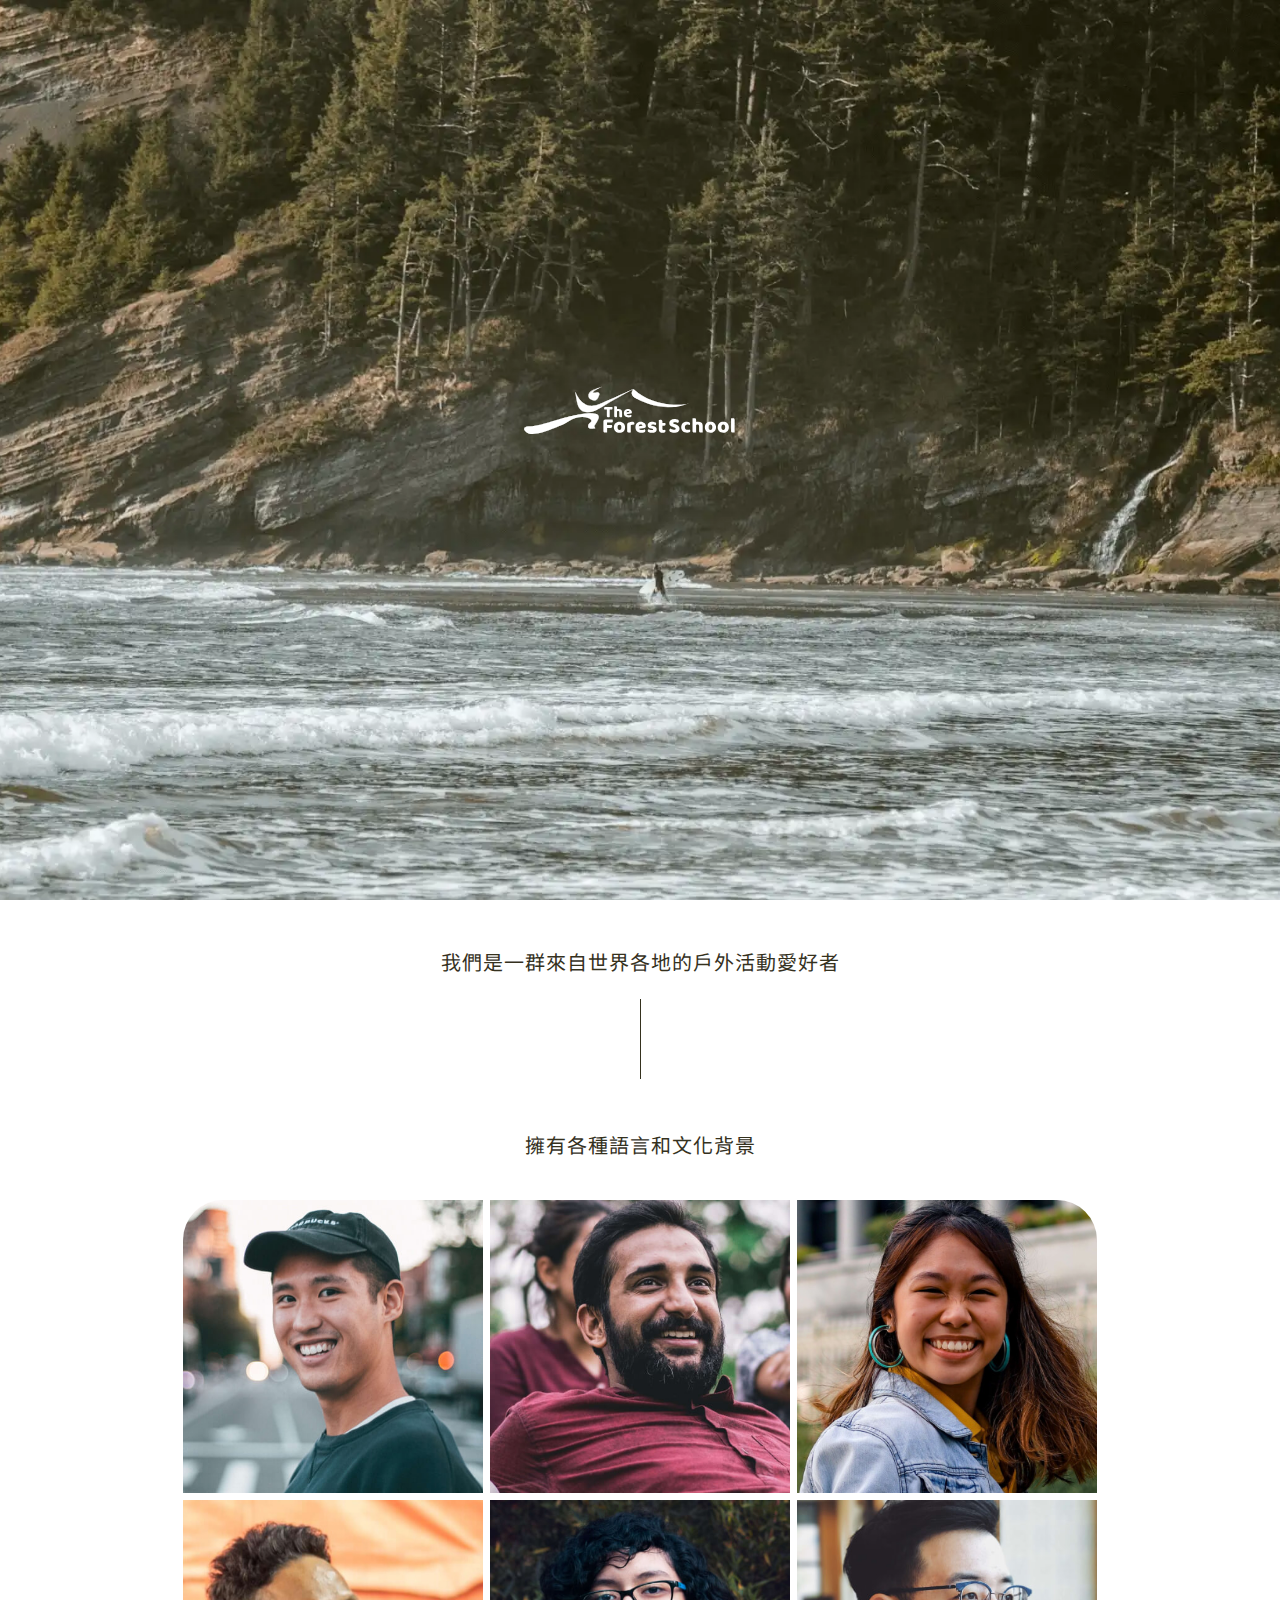
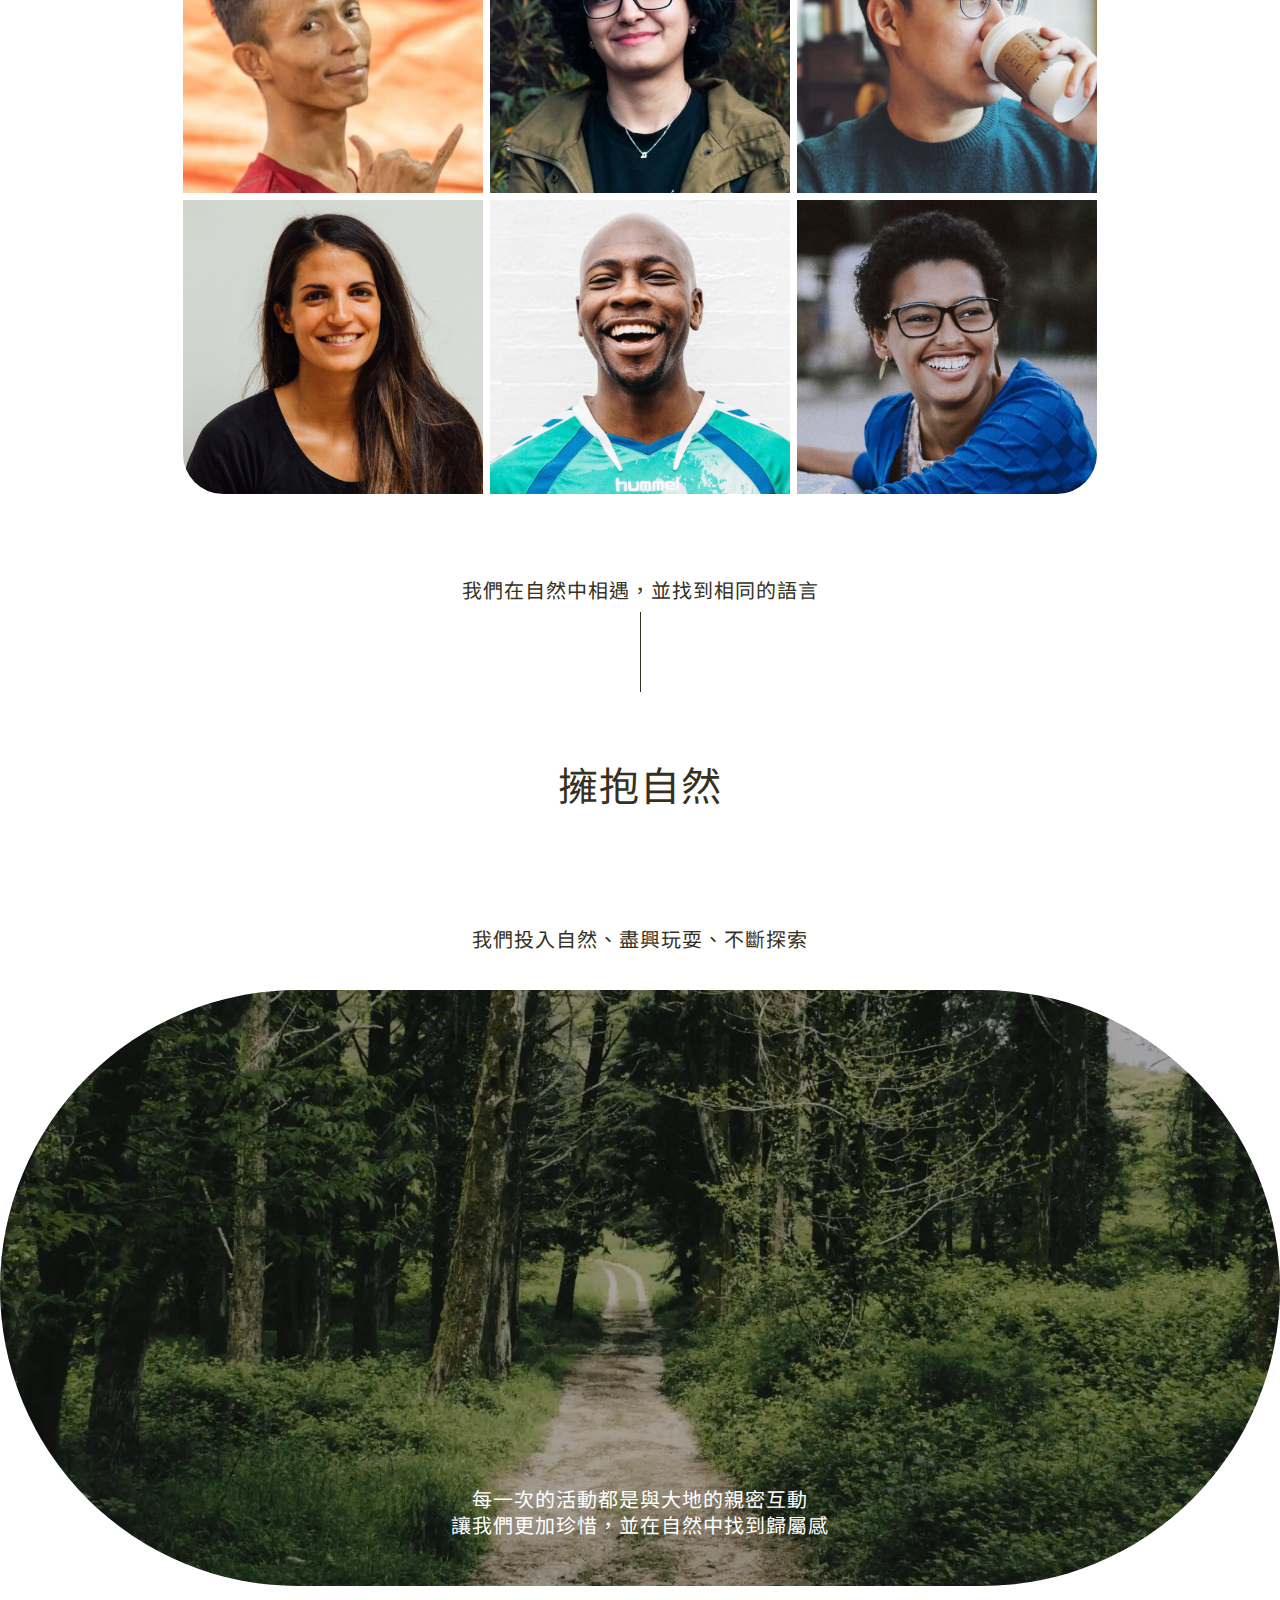
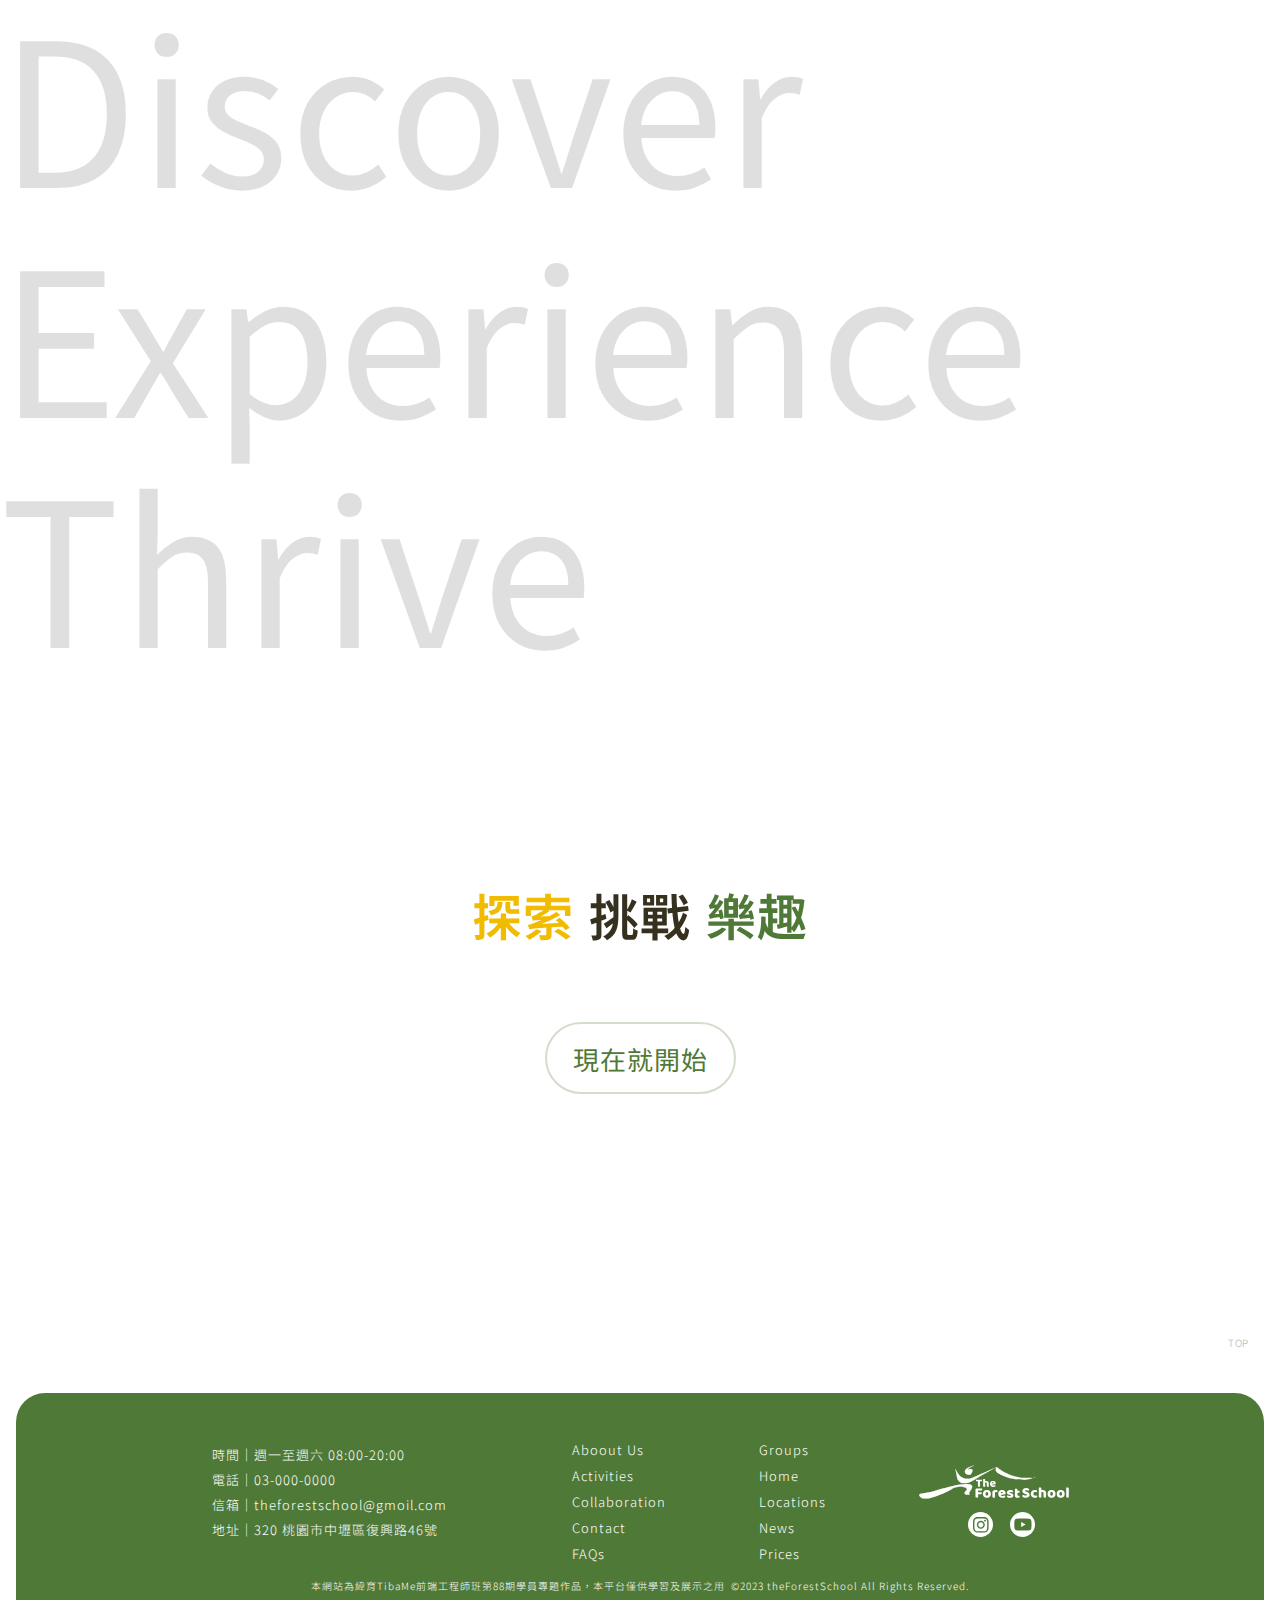
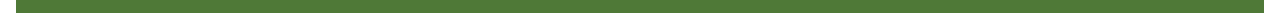
<file: about_page.html>
<!DOCTYPE html>
<html lang="en">
<head>
    <meta charset="UTF-8">
    <meta name="viewport" content="width=device-width, initial-scale=1.0">
    <title>the Forest School｜About</title>
    <link rel="stylesheet" href="./css/normalize.css">
    <link rel="stylesheet" href="./css/grid.css">
    <link rel="stylesheet" href="./css/footer_v02.css">
    <link rel="stylesheet" href="./css/system.css">
    <!-- <link rel="stylesheet" href="./css/main_nav.css"> -->
    <link rel="stylesheet" href="./css/about_page.css">
    <link rel="stylesheet" href="https://cdnjs.cloudflare.com/ajax/libs/font-awesome/6.4.2/css/all.min.css" integrity="sha512-z3gLpd7yknf1YoNbCzqRKc4qyor8gaKU1qmn+CShxbuBusANI9QpRohGBreCFkKxLhei6S9CQXFEbbKuqLg0DA==" crossorigin="anonymous" referrerpolicy="no-referrer" />
    <link rel="stylesheet" href="https://fonts.googleapis.com/css?family=Noto+Sans+TC&display=swap">   
    <link rel="icon" href="./img/web_icon.ico" type="image/x-icon">
</head>
<body>
    <section class="about">
        <div class="about_content">
            <div class="about_banner">
                <div class="banner_img">
                    <img src="./img/about_page/nature.webp">
                </div>
                <div class="banner_title">
                    <span>我們是一群來自世界各地的戶外活動愛好者</span>
                </div>
                <div class="logo">
                    <a href="./index.html" title="點我回首頁"><img src="./img/logo/theforestschool_logo.svg" alt="the-forest-school-logo"></a>
                </div>
            </div>
            <div class="staff_content">
                <div class="staff_photo">
                    <div class="container">
                        <div class="row">
                            <div class="card">
                                <div class="col-12 col-md-4">
                                    <img src="./img/about_page/mason-wilkes-profile.jpg">
                                </div>
                                <div class="col-12 col-md-4">
                                    <img src="./img/about_page/ashwini-chaudhary-monty-profile.jpg">
                                </div>
                                <div class="col-12 col-md-4">
                                    <img src="./img/about_page/joshua-tsu-profile.jpg">
                                </div>
                                <div class="col-12 col-md-4">
                                    <img src="./img/about_page/yusron-el-jihan-profile.jpg">
                                </div>
                                <div class="col-12 col-md-4">
                                    <img src="./img/about_page/alex-mccarthy-profile.jpg">
                                </div>
                                <div class="col-12 col-md-4">
                                    <img src="./img/about_page/sung-wang-profile.jpg">
                                </div>
                                <div class="col-12 col-md-4">
                                    <img src="./img/about_page/stephanie-liverani-profile.jpg">
                                </div>
                                <div class="col-12 col-md-4">
                                    <img src="./img/about_page/charles-etoroma-profile.jpg">
                                </div>
                                <div class="col-12 col-md-4">
                                    <img src="./img/about_page/caique-nascimento-profile.jpg">
                                </div>
                            </div>
                        </div>
                    </div>
                </div>
                <div class="staff_value">
                    <span>擁有各種語言和文化背景</span>
                </div>
                <div class="staff_value2">
                    <span>我們在自然中相遇，並找到相同的語言</span>
                </div>
                <div class="staff_value3">
                    <span>擁抱自然</span>
                </div>
                <div class="staff_value4">
                    <span>我們投入自然、盡興玩耍、不斷探索</span>
                </div>
                <div class="sup-blk1"></div>
                <div class="sup-blk2"></div>
            </div>
            <div class="about_banner2">
                <div class="banner_img">
                    <img src="./img/about_page/road.webp" class="desk">
                    <img src="./img/about_page/road_phone.webp" class="phone">
                </div>
                <div class="banner_title">
                    <span>每一次的活動都是與大地的親密互動<br>讓我們更加珍惜，並在自然中找到歸屬感</span>
                </div>
            </div>
            <div class="brand_value_content">
                <div class="brand_value">
                    <span>Discover</span>
                    <span>Experience</span>
                    <span>Thrive</span>
                </div>
                <div class="brand_value">
                    <span>探索</span>
                    <span>挑戰</span>
                    <span>樂趣</span>
                </div>
            </div>
            <div class="book">
                <a href="./index.html"><span>現在就開始</span></a>
            </div>
        </div>
    </section>
    <footer>
        <div class="footer_container">
            <div class="footer_information">
                <div class="footer_office-information">
                    <span>時間｜週一至週六 08:00-20:00</span>
                    <span>電話｜03-000-0000</span>
                    <span>信箱｜theforestschool@gmoil.com</span>
                    <span>地址｜320 桃園市中壢區復興路46號</span>
                </div>
                <div class="footer_dictionary">
                    <ul>
                        <li><a href="./about_page.html">Aboout Us</a></li>
                        <li><a href="./activities_page.html">Activities</a></li>
                        <li><a href="#">Collaboration</a></li>
                        <li><a href="#">Contact</a></li>
                        <li><a href="./faqs_page.html">FAQs</a></li>
                        <li><a href="./groups_page.html">Groups</a></li>
                        <li><a href="./index.html">Home</a></li>
                        <li><a href="./locations_page.html">Locations</a></li>
                        <li><a href="#">News</a></li>
                        <li><a href="./index.html#price">Prices</a></li>
                    </ul>
                </div>
                <div class="footer_logo-area">
                    <div class="brand-logo">
                        <img src="./img/logo/theforestschool_logo.svg" alt="the-forest-school-logo">
                            <a href=""></a>
                    </div>
                    <div class="socail-media">
                        <div class="facebook-icon">
                            <i class="fa-brands fa-facebook">
                                <a href=""></a>
                            </i>
                        </div>
                        <div class="instagram-icon">
                            <img src="./img/logo/instagram-icon.svg">
                            <a href=""></a>
                        </div>
                        <div class="youtube-icon">
                            <img src="./img/logo/youtube-icon.svg">
                            <a href="https://www.youtube.com/"></a>
                        </div>
                    </div>
                </div>
                <div class="copyright">
                    <span>
                        本網站為緯育TibaMe前端工程師班第88期學員專題作品，本平台僅供學習及展示之用
                    </span>
                    <span>
                        &nbsp;©2023 theForestSchool All Rights Reserved.
                    </span>
                </div>
            </div>
        </div>
        <div class="top-btn">
            <i class="fa-solid fa-circle-arrow-right"></i>
            <span>TOP</span>
            <a href="#top"></a>
        </div>
    </footer>
</body>
</html>
</file>
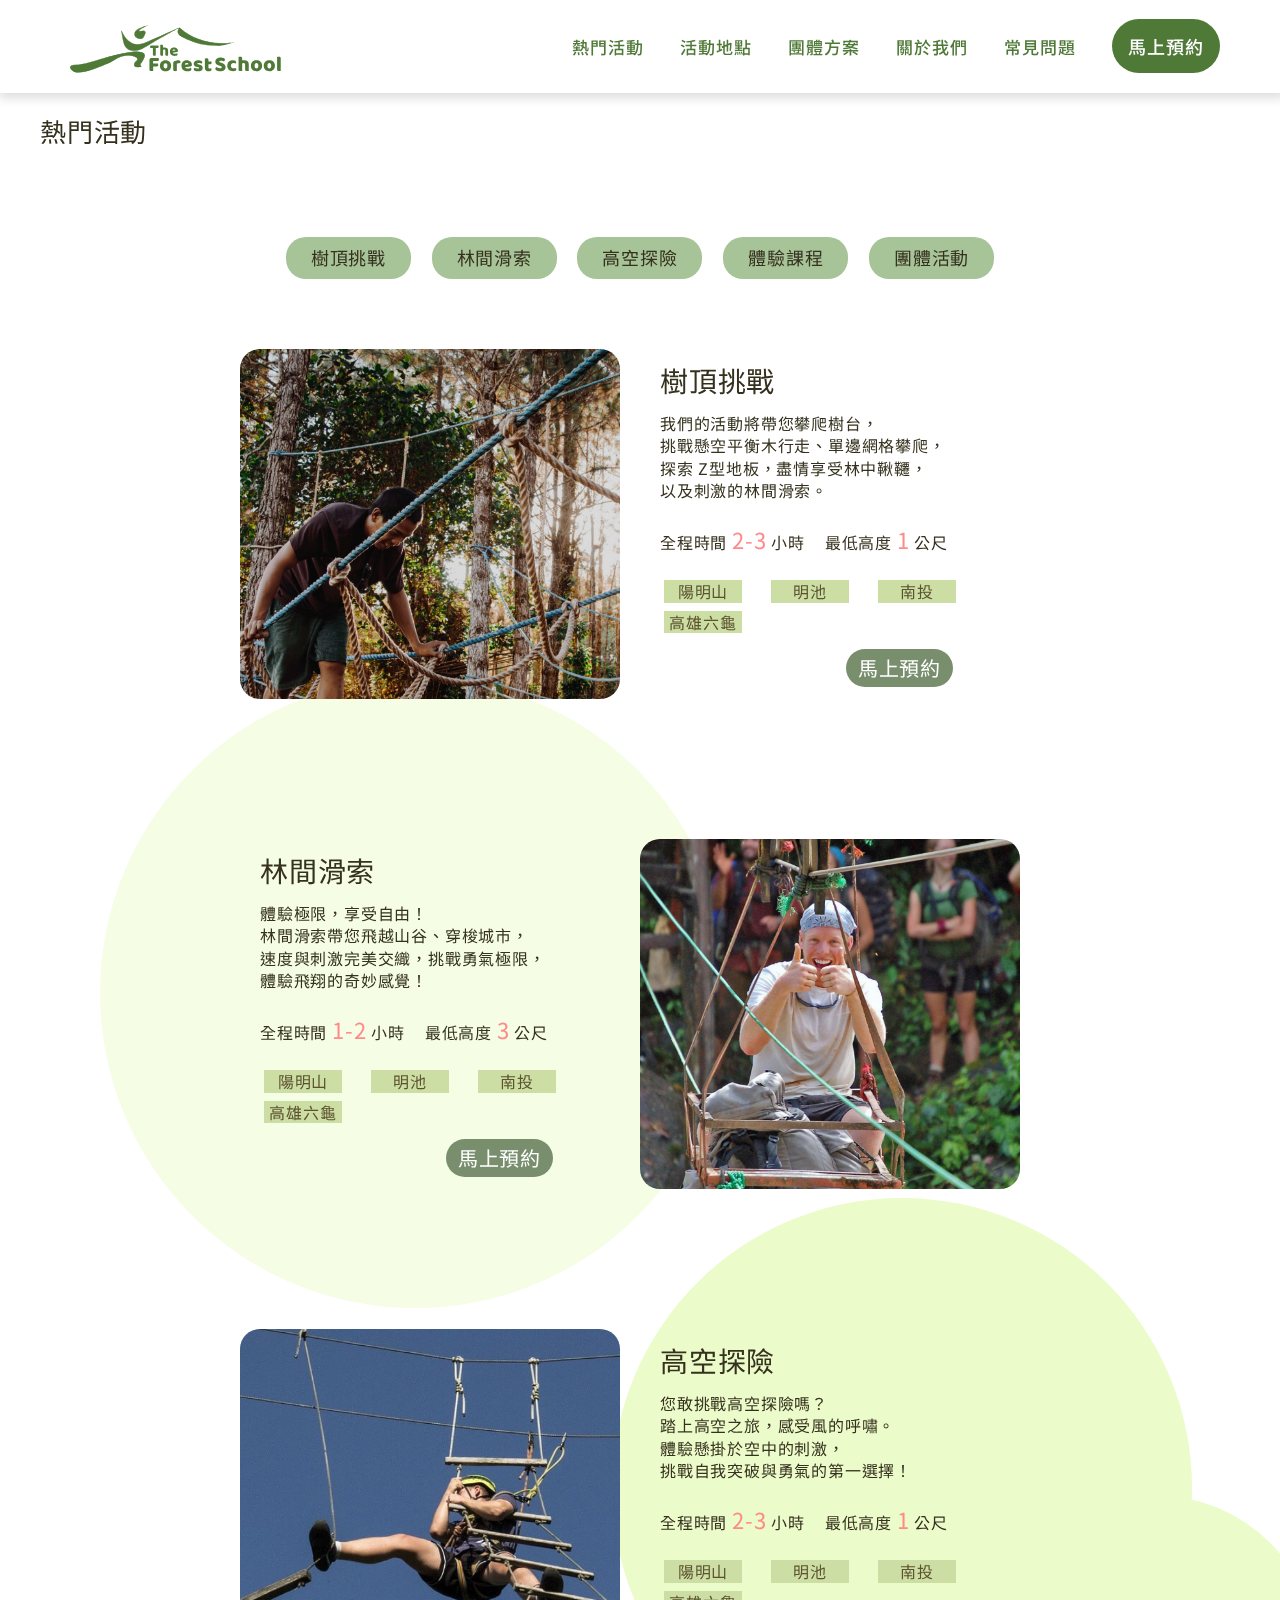
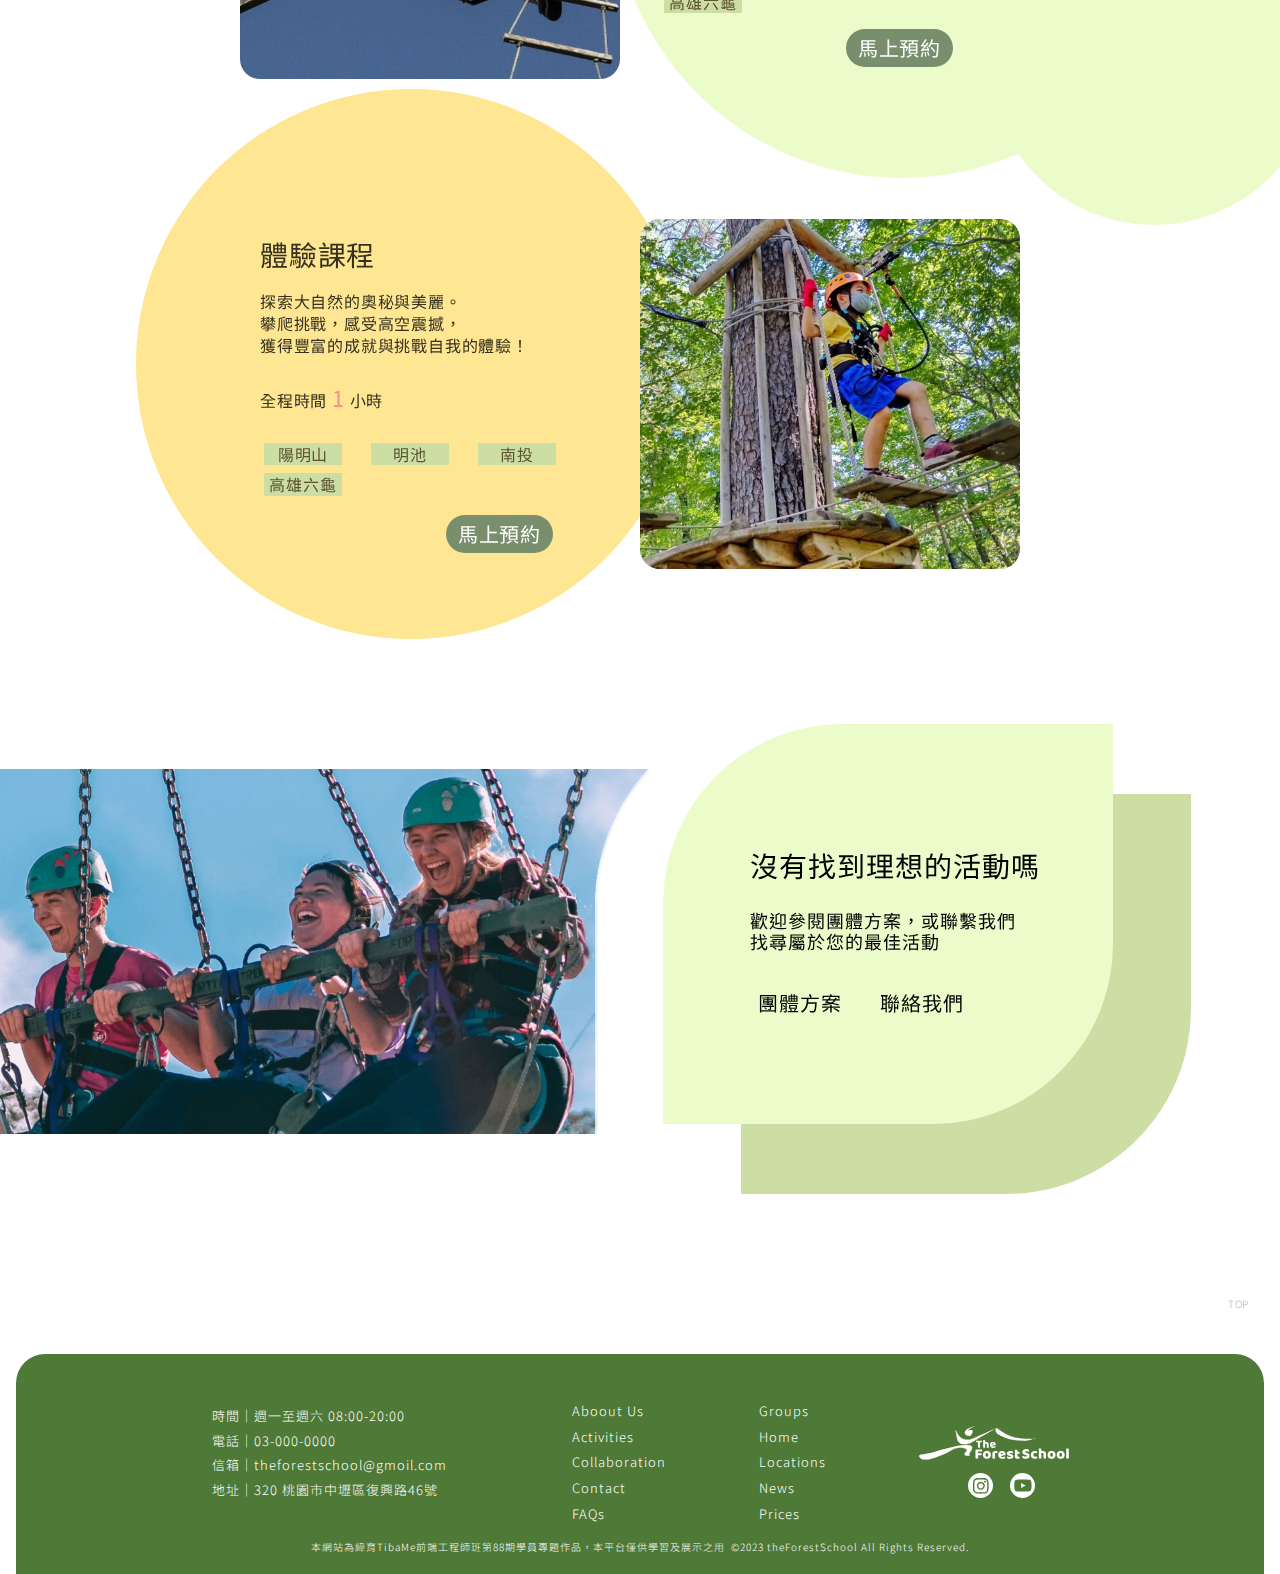
<file: activities_page.html>
<!DOCTYPE html>
<html lang="en">
<head>
    <meta charset="UTF-8">
    <meta name="viewport" content="width=device-width, initial-scale=1.0">
    <title>the Forest School｜Activities</title>
    <link rel="stylesheet" href="./css/normalize.css">
    <link rel="stylesheet" href="./css/grid.css">
    <link rel="stylesheet" href="./css/system.css">
    <link rel="stylesheet" href="./css/main_menu.css">
    <link rel="stylesheet" href="./css/footer_v02.css">
    <link rel="stylesheet" href="./css/activities_page.css">
    <link rel="stylesheet" href="https://cdnjs.cloudflare.com/ajax/libs/font-awesome/6.4.2/css/all.min.css" integrity="sha512-z3gLpd7yknf1YoNbCzqRKc4qyor8gaKU1qmn+CShxbuBusANI9QpRohGBreCFkKxLhei6S9CQXFEbbKuqLg0DA==" crossorigin="anonymous" referrerpolicy="no-referrer" />
    <link rel="stylesheet" href="https://fonts.googleapis.com/css?family=Noto+Sans+TC&display=swap"> 
    <link rel="icon" href="./img/web_icon.ico" type="image/x-icon">
</head>
<body>
    <header>
        <div class="header_inner">
            <div class="header_logo">
                <a href="./index.html">
                <img src="./img/logo/theforestschool_logo_g.svg" alt="the-forest-school-logo">
                </a>
            </div>
            <div class="header_main_nav">
                <div class="header_nav">
                    <div class="ham" onclick="showMenu()">
                        <span class="bar"></span>
                        <span class="bar"></span>
                        <span class="bar"></span>
                    </div>
                    <ul class="menu-items">
                        <li><a href="./activities_page.html"><span class="zh-tw">熱門活動</span></a></li>
                        <li><a href="./locations_page.html"><span class="zh-tw">活動地點</span></a></li>
                        <li><a href="./groups_page.html"><span class="zh-tw">團體方案</span></a></li>
                        <li><a href="./about_page.html"><span class="zh-tw">關於我們</span></a></li>
                        <li><a href="./faqs_page.html"><span class="zh-tw">常見問題</span></a></li>
                    </ul>
                </div>
                <div class="book-btn">
                    <a href="./book_page.html"><span class="zh-tw">馬上預約</span></a>
                </div>
            </div>
        </div>
    </header>


    <section class="activities">
        <div class="activities-content">
            <div class="activities_title">
                <span>熱門活動</span>
            </div>
            <div class="activities_menu">
                <a href="#treetop">樹頂挑戰</a>
                <a href="#high-rope">林間滑索</a>
                <a href="#high-adv">高空探險</a>
                <a href="#ec">體驗課程</a>
                <a href="#more">團體活動</a>
            </div>
            <div class="activities_box" id="treetop">
                <div class="container">
                    <div class="row">
                        <div class="card">
                            <div class="col-12 col-md-6">
                                <div class="actv_img">
                                    <img src="./img/actv_page/stephanie-ecate-tree-ropes.jpg">
                                </div>
                            </div>
                            <div class="col-12 col-md-6">
                                <div class="actv_information">
                                    <div class="actv_title">
                                        <span>樹頂挑戰</span>
                                    </div>
                                    <div class="actv_text">
                                        <span>
                                            我們的活動將帶您攀爬樹台，<br>挑戰懸空平衡木行走、單邊網格攀爬，<br>探索 Z型地板，盡情享受林中鞦韆，<br>以及刺激的林間滑索。
                                        </span>
                                    </div>
                                    <div class="actv_detail">
                                        <div class="actv_time">
                                            <span>全程時間</span>
                                            <span>2-3</span>
                                            <span>小時</span>
                                        </div>
                                        <div class="actv_height">
                                            <span>最低高度</span>
                                            <span>1</span>
                                            <span>公尺</span>
                                        </div>
                                    </div>
                                    <div class="tag">
                                        <span class="actv_tag">陽明山</span>
                                        <span class="actv_tag">明池</span>
                                        <span class="actv_tag">南投</span>
                                        <span class="actv_tag">高雄六龜</span>
                                    </div>
                                    <div class="book-btn">
                                        <a href="./book_page.html">馬上預約</a>
                                    </div>
                                </div>
                            </div>
                        </div>
                    </div>
                </div>
                
            </div>
            <div class="activities_box" id="high-rope">
                <div class="roping">                 
                    <svg width="1200" height="400" xmlns="http://www.w3.org/2000/svg">
                        <path id="motionPath" d="M1,400 Q650,250 1200,0" fill="none" stroke="#AE9F65" stroke-width="3px"/>
                    </svg>
                    <i class="fa-solid fa-person-falling roping-guy"></i>
                    
                </div>
                <div class="container">
                    <div class="row">
                        <div class="card">
                            <div class="col-12 col-md-6">
                                <div class="actv_img">
                                    <img src="./img/actv_page/outward-bound-costa-rica-ropes.jpg">
                                </div>
                            </div>
                            <div class="col-12 col-md-6">
                                <div class="actv_information">
                                    <div class="actv_title">
                                        <span>林間滑索</span>
                                    </div>
                                    <div class="actv_text">
                                        <span>體驗極限，享受自由！<br>林間滑索帶您飛越山谷、穿梭城市，<br>速度與刺激完美交織，挑戰勇氣極限，<br>體驗飛翔的奇妙感覺！
                                        </span>
                                    </div>
                                    <div class="actv_detail">
                                        <div class="actv_time">
                                            <span>全程時間</span>
                                            <span>1-2</span>
                                            <span>小時</span>
                                        </div>
                                        <div class="actv_height">
                                            <span>最低高度</span>
                                            <span>3</span>
                                            <span>公尺</span>
                                        </div>
                                    </div>
                                    <div class="tag">
                                        <span class="actv_tag">陽明山</span>
                                        <span class="actv_tag">明池</span>
                                        <span class="actv_tag">南投</span>
                                        <span class="actv_tag">高雄六龜</span>
                                        <!-- <span class="actv_tag">南投</span> -->
                                    </div>
                                    <div class="book-btn">
                                        <a href="./book_page.html">馬上預約</a>
                                    </div>
                                </div>   
                            </div>
                            
                        </div>
                    </div>
                </div>
                <div class="actv_bgc">
                    <div class="bgc_blk">
                        <span></span>
                    </div>
                </div>
            </div>
            <div class="activities_box" id="high-adv">
                <div class="container">
                    <div class="row">
                        <div class="card">
                            <div class="col-12 col-md-6">
                                <div class="actv_img">
                                    <img src="./img/actv_page/dimitrisvetsikas1969-adventure1.jpg">
                                </div>
                            </div>
                            <div class="col-12 col-md-6">
                                <div class="actv_information">
                                    <div class="actv_title">
                                        <span>高空探險</span>
                                    </div>
                                    <div class="actv_text">
                                        <span>您敢挑戰高空探險嗎？<br>踏上高空之旅，感受風的呼嘯。<br>體驗懸掛於空中的刺激，<br>挑戰自我突破與勇氣的第一選擇！
                                        </span>
                                    </div>
                                    <div class="actv_detail">
                                        <div class="actv_time">
                                            <span>全程時間</span>
                                            <span>2-3</span>
                                            <span>小時</span>
                                        </div>
                                        <div class="actv_height">
                                            <span>最低高度</span>
                                            <span>1</span>
                                            <span>公尺</span>
                                        </div>
                                    </div>
                                    <div class="tag">
                                        <span class="actv_tag">陽明山</span>
                                        <span class="actv_tag">明池</span>
                                        <span class="actv_tag">南投</span>
                                        <span class="actv_tag">高雄六龜</span>
                                        <!-- <span class="actv_tag">南投</span> -->
                                    </div>
                                    <div class="book-btn">
                                        <a href="./book_page.html">馬上預約</a>
                                    </div>
                                </div>
                            </div>
                            
                        </div>
                    </div>
                </div>
                <div class="actv_bgc2">
                    <div class="bgc_blk">
                        <span></span>
                    </div>
                </div>
            </div>
            <div class="activities_box" id="ec">
                <div class="container">
                    <div class="row">
                        <div class="card">
                            <div class="col-12 col-md-6">
                                <div class="actv_img">
                                    <img src="./img/actv_page/kid_forest_course.jpg">
                                </div>
                            </div>
                            <div class="col-12 col-md-6">
                                <div class="actv_information">
                                    <div class="actv_title">
                                        <span>體驗課程</span>
                                    </div>
                                    <div class="actv_text">
                                        <span>探索大自然的奧秘與美麗。<br>攀爬挑戰，感受高空震撼，<br>獲得豐富的成就與挑戰自我的體驗！
                                        </span>
                                    </div>
                                    <div class="actv_detail">
                                        <div class="actv_time">
                                            <span>全程時間</span>
                                            <span>1</span>
                                            <span>小時</span>
                                        </div>
                                        <div class="actv_height">
                                            <span></span>
                                            <span></span>
                                            <span></span>
                                        </div>
                                    </div>
                                    <div class="tag">
                                        <span class="actv_tag">陽明山</span>
                                        <span class="actv_tag">明池</span>
                                        <span class="actv_tag">南投</span>
                                        <span class="actv_tag">高雄六龜</span>
                                        <!-- <span class="actv_tag">南投</span> -->
                                    </div>
                                    <div class="book-btn">
                                        <a href="./book_page.html">馬上預約</a>
                                    </div>
                                </div>
                            </div>
                            
                        </div>
                    </div>
                </div>
                <div class="actv_bgc3">
                    <div class="bgc_blk">
                        <span></span>
                    </div>
                </div>
            </div>
        </div>
        <div class="more_box" id="more">
            <div class="more_img">
                <img src="./img/actv_page/happy_high_rope.webp" class="desk">
                <img src="./img/actv_page/actv_ropes_banner.webp" class="phone">
            </div>
            <div class="more_information">
                <div class="more_title">
                    <span>沒有找到理想的活動嗎</span>
                </div>
                <div class="more_text">
                    <span>歡迎參閱團體方案，或聯繫我們<br>找尋屬於您的最佳活動</span>
                </div>
                <div class="more_detail" >
                    <div class="more_category">
                        <span>團體方案</span>
                        <div class="more_icon">
                            <i class="fa-solid fa-circle-arrow-right"></i>
                        </div>
                        <a href="./groups_page.html"></a>
                    </div>
                    <div class="more_category">
                        <span>聯絡我們</span>
                        <div class="more_icon">
                            <i class="fa-solid fa-circle-arrow-right"></i>
                        </div>
                        <a href="./contact_page.html"></a>
                    </div>
                </div>
                <div class="color_blk" id="more">
                    <div class="blk"></div>
                    <div class="blk"></div>
                </div>
            </div>
            <div class="sup_blk"></div>
        </div>  
    </section> 

<footer>
    <div class="footer_container">
        <div class="footer_information">
            <div class="footer_office-information">
                <span>時間｜週一至週六 08:00-20:00</span>
                <span>電話｜03-000-0000</span>
                <span>信箱｜theforestschool@gmoil.com</span>
                <span>地址｜320 桃園市中壢區復興路46號</span>
            </div>
            <div class="footer_dictionary">
                <ul>
                    <li><a href="./about_page.html">Aboout Us</a></li>
                    <li><a href="./activities_page.html">Activities</a></li>
                    <li><a href="#">Collaboration</a></li>
                    <li><a href="#">Contact</a></li>
                    <li><a href="./faqs_page.html">FAQs</a></li>
                    <li><a href="./groups_page.html">Groups</a></li>
                    <li><a href="./index.html">Home</a></li>
                    <li><a href="./locations_page.html">Locations</a></li>
                    <li><a href="#">News</a></li>
                    <li><a href="./index.html#price">Prices</a></li>
                </ul>
            </div>
            <div class="footer_logo-area">
                <div class="brand-logo">
                    <img src="./img/logo/theforestschool_logo.svg" alt="the-forest-school-logo">
                        <a href=""></a>
                </div>
                <div class="socail-media">
                    <div class="facebook-icon">
                        <i class="fa-brands fa-facebook">
                            <a href=""></a>
                        </i>
                    </div>
                    <div class="instagram-icon">
                        <img src="./img/logo/instagram-icon.svg">
                        <a href=""></a>
                    </div>
                    <div class="youtube-icon">
                        <img src="./img/logo/youtube-icon.svg">
                        <a href="https://www.youtube.com/"></a>
                    </div>
                </div>
            </div>
            <div class="copyright">
                <span>
                    本網站為緯育TibaMe前端工程師班第88期學員專題作品，本平台僅供學習及展示之用
                </span>
                <span>
                    &nbsp;©2023 theForestSchool All Rights Reserved.
                </span>
            </div>
        </div>
    </div>
    <div class="top-btn">
        <i class="fa-solid fa-circle-arrow-right"></i>
        <span>TOP</span>
        <a href="#top"></a>
    </div>
</footer>
<script src="./js/menu_show.js"></script>
<script src="./js/ropingguy.js"></script>
</body>
</html>
</file>
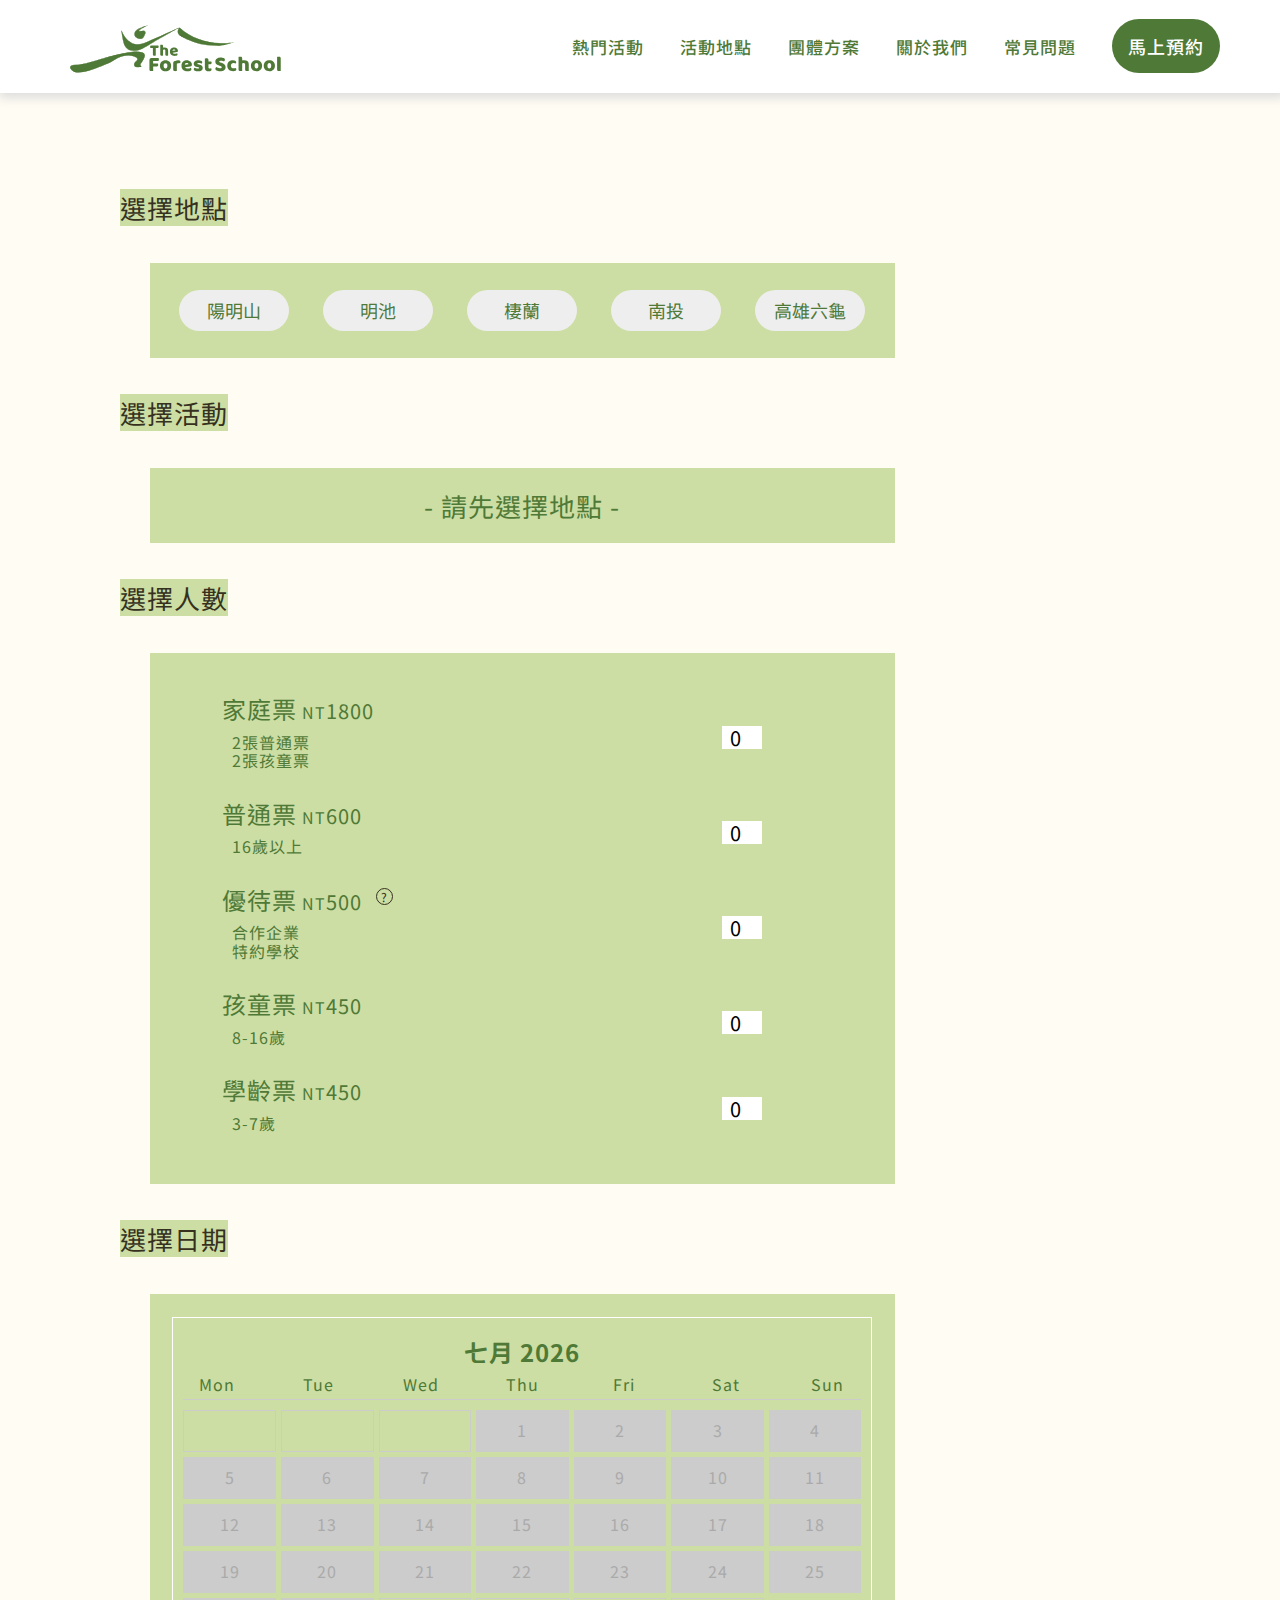
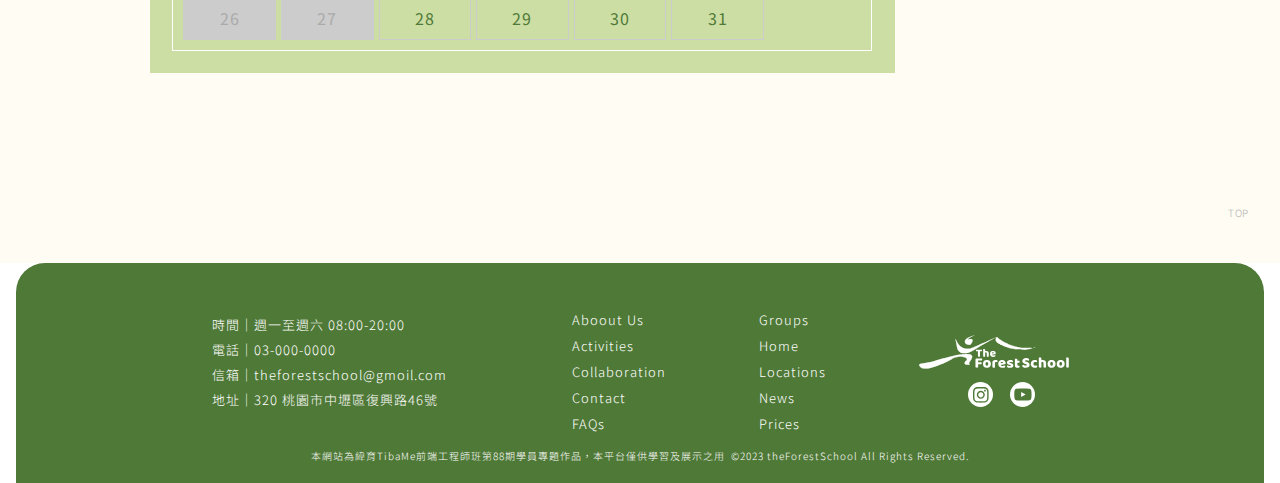
<file: book_page.html>
<!DOCTYPE html>
<html lang="zh-tw">
<head>
    <meta charset="UTF-8">
    <meta name="viewport" content="width=device-width, initial-scale=1.0">
    <title>the Forest School｜Book</title>
    <link rel="stylesheet" href="./css/normalize.css">
    <link rel="stylesheet" href="./css/grid.css">
    <link rel="stylesheet" href="./css/system.css">
    <link rel="stylesheet" href="./css/footer_v02.css">
    <link rel="stylesheet" href="./css/main_menu.css">
    <link rel="stylesheet" href="./css/book_page.css">
    <link rel="stylesheet" href="https://cdnjs.cloudflare.com/ajax/libs/font-awesome/6.4.2/css/all.min.css" integrity="sha512-z3gLpd7yknf1YoNbCzqRKc4qyor8gaKU1qmn+CShxbuBusANI9QpRohGBreCFkKxLhei6S9CQXFEbbKuqLg0DA==" crossorigin="anonymous" referrerpolicy="no-referrer" />
    <link rel="stylesheet" href="https://fonts.googleapis.com/css?family=Noto+Sans+TC&display=swap">   
    <link rel="icon" href="./img/web_icon.ico" type="image/x-icon">

</head>
<body>
    <header>
        <div class="header_inner">
            <div class="header_logo">
                <a href="./index.html">
                <img src="./img/logo/theforestschool_logo_g.svg" alt="the-forest-school-logo">
                </a>
            </div>
            <div class="header_main_nav">
                <div class="header_nav">
                    <div class="ham" onclick="showMenu()">
                        <span class="bar"></span>
                        <span class="bar"></span>
                        <span class="bar"></span>
                    </div>
                    <ul class="menu-items">
                        <li><a href="./activities_page.html"><span class="zh-tw">熱門活動</span></a></li>
                        <li><a href="./locations_page.html"><span class="zh-tw">活動地點</span></a></li>
                        <li><a href="./groups_page.html"><span class="zh-tw">團體方案</span></a></li>
                        <li><a href="./about_page.html"><span class="zh-tw">關於我們</span></a></li>
                        <li><a href="./faqs_page.html"><span class="zh-tw">常見問題</span></a></li>
                    </ul>
                </div>
                <div class="book-btn">
                    <a href="./book_page.html"><span class="zh-tw">馬上預約</span></a>
                </div>
            </div>
        </div>
    </header>
    <main>
        <div class="book-content">
            <div class="choose">
                <div class="title">
                    <span>選擇地點</span>
                </div>
                <div class="container">
                    <div class="btns">
                        <button class="location" data-info="Data 1">陽明山</button>
                        <button class="location" data-info="Data 2">明池</button>
                        <button class="location" data-info="Data 3">棲蘭</button>
                        <button class="location" data-info="Data 4">南投</button>
                        <button class="location" data-info="Data 5">高雄六龜</button>
                    </div>
                </div>
            </div>
            <div class="choose">
                <div class="title">
                    <span>選擇活動</span>
                </div>
                <div class="container output">
                    <div class="btns" id="selectedData">
                        <span>- 請先選擇地點 -</span>
                        <!-- <button class="actv">樹頂挑戰</button>
                        <button class="actv">林間滑索</button>
                        <button class="actv">高空挑戰</button>
                        <button class="actv">體驗課程</button> -->
                    </div>
                </div>
            </div>
            <div class="choose">
                <div class="title">
                    <span>選擇人數</span>
                </div>
                <div class="container output">
                    <div class="price_content">
                        <div class="box">
                            <div class="info">
                                <div class="category">
                                    <span>家庭票</span>
                                    <span class="currancy">NT</span><span class="price">1800</span>
                                </div>
                                <div class="detail">
                                    <span>2張普通票</span><br>
                                    <span>2張孩童票</span>
                                </div>
                            </div>
                            <div class="number">
                                <i class="fa-solid fa-square-minus minus"></i>
                                <input type="number" min="0" max="10" value="0" class="quantity">
                                <i class="fa-solid fa-square-plus plus"></i>
                            </div>
                        </div>
                        <div class="box">
                            <div class="info">
                                <div class="category">
                                    <span>普通票</span>
                                    <span class="currancy">NT</span><span class="price">600</span>
                                </div>
                                <div class="detail">
                                    <span>16歲以上</span>
                                </div>
                            </div>
                            <div class="number">
                                <i class="fa-solid fa-square-minus minus"></i>
                                <input type="number" min="0" max="10" value="0" class="quantity">
                                <i class="fa-solid fa-square-plus plus"></i>
                            </div>
                        </div>
                        <div class="box" title="需出示相關證件">
                            <div class="info">
                                <div class="category">
                                    <span>優待票</span>
                                    <span class="currancy">NT</span><span class="price">500</span>
                                    <span class="comment"></span>
                                </div>
                                <div class="detail">
                                    <span>合作企業</span><br>
                                    <span>特約學校</span>
                                </div>
                            </div>
                            <div class="number">
                                <i class="fa-solid fa-square-minus minus"></i>
                                <input type="number" min="0" max="10" value="0" class="quantity">
                                <i class="fa-solid fa-square-plus plus"></i>
                            </div>
                        </div>
                        
                        <div class="box">
                            <div class="info">
                                <div class="category">
                                    <span>孩童票</span>
                                    <span class="currancy">NT</span><span class="price">450</span>
                                </div>
                                <div class="detail">
                                    <span>8-16歲</span>
                                </div>
                            </div>
                            <div class="number">
                                <i class="fa-solid fa-square-minus minus"></i>
                                <input type="number" min="0" max="10" value="0" class="quantity">
                                <i class="fa-solid fa-square-plus plus"></i>
                            </div>
                        </div>
                        <div class="box">
                            <div class="info">
                                <div class="category">
                                    <span>學齡票</span>
                                    <span class="currancy">NT</span><span class="price">450</span>
                                </div>
                                <div class="detail">
                                    <span>3-7歲</span>
                                </div>
                            </div>
                            <div class="number">
                                <i class="fa-solid fa-square-minus minus"></i>
                                <input type="number" min="0" max="10" value="0" class="quantity">
                                <i class="fa-solid fa-square-plus plus"></i>
                            </div>
                        </div>
                        
                        <!-- <button class="actv">樹頂挑戰</button>
                        <button class="actv">林間滑索</button>
                        <button class="actv">高空挑戰</button>
                        <button class="actv">體驗課程</button> -->
                    </div>
                </div>
            </div>
            <div class="choose">
                <div class="title">
                    <span>選擇日期</span>
                </div>
                <div class="container output">
                    <div class="calendar">
                        <div class="header">
                            <i class="fa-solid fa-angles-left" id="prevMonth"></i>
                            <h2 id="currentMonthYear"></h2>
                            <i class="fa-solid fa-angles-right" id="nextMonth"></i>
                        </div>
                        <div class="weekdays">
                            <div>Mon</div>
                            <div>Tue</div>
                            <div>Wed</div>
                            <div>Thu</div>
                            <div>Fri</div>
                            <div>Sat</div>
                            <div>Sun</div>
                        </div>
                        <div class="days"></div>
                    </div>
                    <button id="cartBtn">加入訂單</button>
                </div>
            </div>
            <div class="choose cart" id="Cart">
                <div class="title">
                    <span>您的訂單</span>
                </div>
                <div class="container output" id="cartContent"></div>
            </div>
        </div>
    </main>
    <footer>
        <div class="footer_container">
            <div class="footer_information">
                <div class="footer_office-information">
                    <span>時間｜週一至週六 08:00-20:00</span>
                    <span>電話｜03-000-0000</span>
                    <span>信箱｜theforestschool@gmoil.com</span>
                    <span>地址｜320 桃園市中壢區復興路46號</span>
                </div>
                <div class="footer_dictionary">
                    <ul>
                        <li><a href="./about_page.html">Aboout Us</a></li>
                        <li><a href="./activities_page.html">Activities</a></li>
                        <li><a href="#">Collaboration</a></li>
                        <li><a href="#">Contact</a></li>
                        <li><a href="./faqs_page.html">FAQs</a></li>
                        <li><a href="./groups_page.html">Groups</a></li>
                        <li><a href="./index.html">Home</a></li>
                        <li><a href="./locations_page.html">Locations</a></li>
                        <li><a href="#">News</a></li>
                        <li><a href="./index.html#price">Prices</a></li>
                    </ul>
                </div>
                <div class="footer_logo-area">
                    <div class="brand-logo">
                        <img src="./img/logo/theforestschool_logo.svg" alt="the-forest-school-logo">
                            <a href=""></a>
                    </div>
                    <div class="socail-media">
                        <div class="facebook-icon">
                            <i class="fa-brands fa-facebook">
                                <a href=""></a>
                            </i>
                        </div>
                        <div class="instagram-icon">
                            <img src="./img/logo/instagram-icon.svg">
                            <a href=""></a>
                        </div>
                        <div class="youtube-icon">
                            <img src="./img/logo/youtube-icon.svg">
                            <a href="https://www.youtube.com/"></a>
                        </div>
                    </div>
                </div>
                <div class="copyright">
                    <span>
                        本網站為緯育TibaMe前端工程師班第88期學員專題作品，本平台僅供學習及展示之用
                    </span>
                    <span>
                        &nbsp;©2023 theForestSchool All Rights Reserved.
                    </span>
                </div>
            </div>
        </div>
        <div class="top-btn">
            <i class="fa-solid fa-circle-arrow-right"></i>
            <span>TOP</span>
            <a href="#top"></a>
        </div>
    </footer>
    <script src="./js/location_choose.js"></script>
    <script src="./js/actv_choose.js"></script>
    <script src="./js/menu_show.js"></script>
    <script src="./js/addORminus.js"></script>
    <script src="./js/calendar.js"></script>
    <script src="./js/date_choose.js"></script>
</body>
</html>
</file>
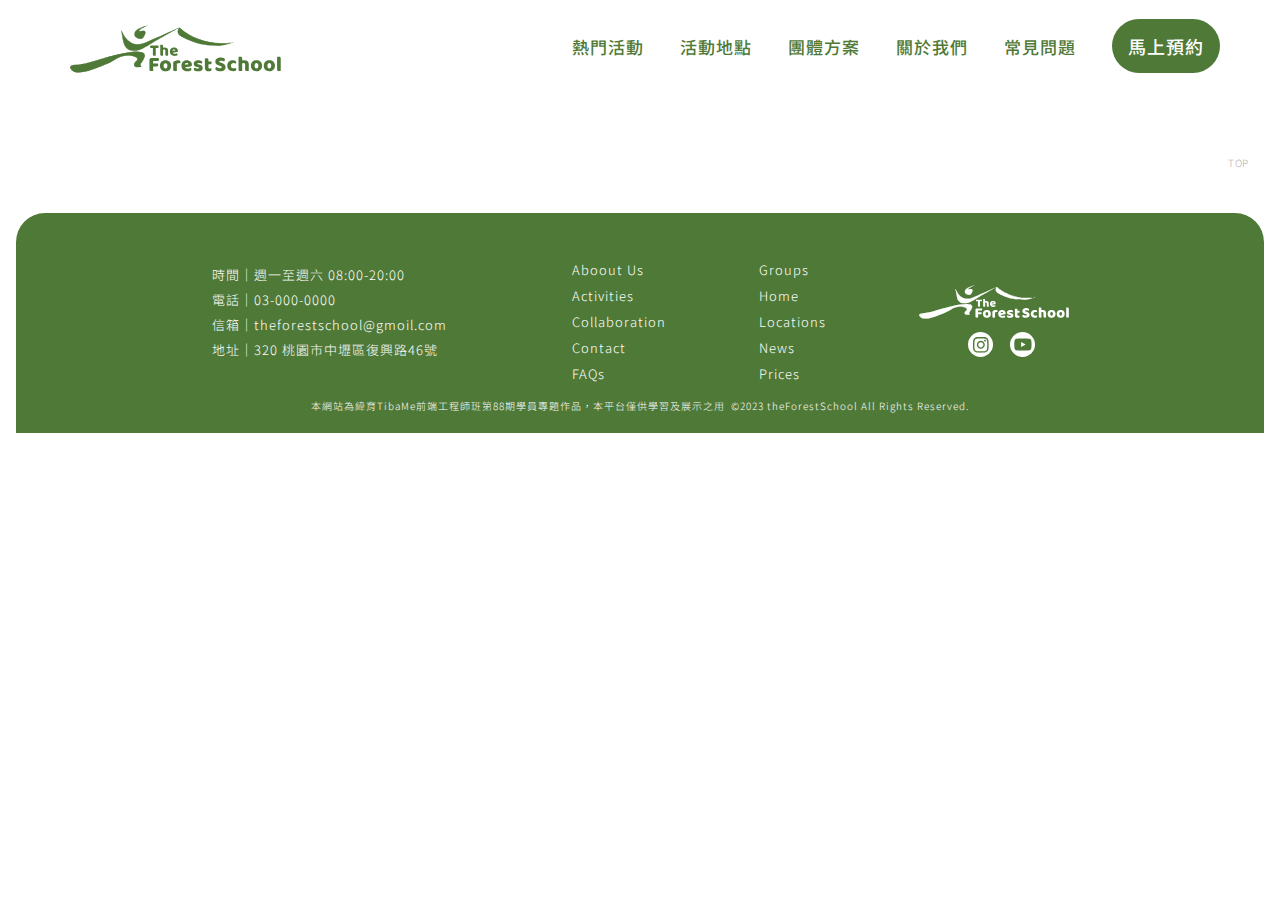
<file: contact_page.html>
<!DOCTYPE html>
<html lang="en">
<head>
    <meta charset="UTF-8">
    <meta name="viewport" content="width=device-width, initial-scale=1.0">
    <title>the Forest School｜Contact</title>
    <link rel="stylesheet" href="./css/normalize.css">
    <link rel="stylesheet" href="./css/grid.css">
    <link rel="stylesheet" href="./css/footer_v02.css">
    <link rel="stylesheet" href="./css/system.css">
    <link rel="stylesheet" href="./css/main_nav.css">
    <link rel="stylesheet" href="./css/faqs_page.css">
    <link rel="stylesheet" href="https://cdnjs.cloudflare.com/ajax/libs/font-awesome/6.4.2/css/all.min.css" integrity="sha512-z3gLpd7yknf1YoNbCzqRKc4qyor8gaKU1qmn+CShxbuBusANI9QpRohGBreCFkKxLhei6S9CQXFEbbKuqLg0DA==" crossorigin="anonymous" referrerpolicy="no-referrer" />
    <link rel="stylesheet" href="https://fonts.googleapis.com/css?family=Noto+Sans+TC&display=swap"> 
    <link rel="icon" href="./img/web_icon.ico" type="image/x-icon">  
</head>
<body>
    <section class="theforest-header" id="top">
        <div class="header">
            <div class="header_inner">
                <div class="header_logo">
                    <a href="./index.html">
                    <img src="./img/logo/theforestschool_logo_g.svg" alt="the-forest-school-logo">
                    </a>
                </div>
                <div class="header_main_nav">
                    <div class="header_nav">
                        <ul>
                            <li><a href="./activities_page.html"><span class="zh-tw">熱門活動</span></a></li>
                            <li><a href="./locations_page.html"><span class="zh-tw">活動地點</span></a></li>
                            <li><a href="./groups_page.html"><span class="zh-tw">團體方案</span></a></li>
                            <li><a href="./about_page.html"><span class="zh-tw">關於我們</span></a></li>
                            <li><a href="./faqs_page.html"><span class="zh-tw">常見問題</span></a></li>
                        </ul>
                    </div>
                    <div class="book-btn">
                        <a href="./book_page.html"><span class="zh-tw">馬上預約</span></a>
                    </div>
                </div>
            </div>
        </div>
    </section>
    <footer>
        <div class="footer_container">
            <div class="footer_information">
                <div class="footer_office-information">
                    <span>時間｜週一至週六 08:00-20:00</span>
                    <span>電話｜03-000-0000</span>
                    <span>信箱｜theforestschool@gmoil.com</span>
                    <span>地址｜320 桃園市中壢區復興路46號</span>
                </div>
                <div class="footer_dictionary">
                    <ul>
                        <li><a href="./about_page.html">Aboout Us</a></li>
                        <li><a href="./activities_page.html">Activities</a></li>
                        <li><a href="#">Collaboration</a></li>
                        <li><a href="#">Contact</a></li>
                        <li><a href="./faqs_page.html">FAQs</a></li>
                        <li><a href="./groups_page.html">Groups</a></li>
                        <li><a href="./index.html">Home</a></li>
                        <li><a href="./locations_page.html">Locations</a></li>
                        <li><a href="#">News</a></li>
                        <li><a href="./index.html#price">Prices</a></li>
                    </ul>
                </div>
                <div class="footer_logo-area">
                    <div class="brand-logo">
                        <img src="./img/logo/theforestschool_logo.svg" alt="the-forest-school-logo">
                            <a href=""></a>
                    </div>
                    <div class="socail-media">
                        <div class="facebook-icon">
                            <i class="fa-brands fa-facebook">
                                <a href=""></a>
                            </i>
                        </div>
                        <div class="instagram-icon">
                            <img src="./img/logo/instagram-icon.svg">
                            <a href=""></a>
                        </div>
                        <div class="youtube-icon">
                            <img src="./img/logo/youtube-icon.svg">
                            <a href="https://www.youtube.com/"></a>
                        </div>
                    </div>
                </div>
                <div class="copyright">
                    <span>
                        本網站為緯育TibaMe前端工程師班第88期學員專題作品，本平台僅供學習及展示之用
                    </span>
                    <span>
                        &nbsp;©2023 theForestSchool All Rights Reserved.
                    </span>
                </div>
            </div>
        </div>
        <div class="top-btn">
            <i class="fa-solid fa-circle-arrow-right"></i>
            <span>TOP</span>
            <a href="#top"></a>
        </div>
    </footer>
</body>
</html>
</file>
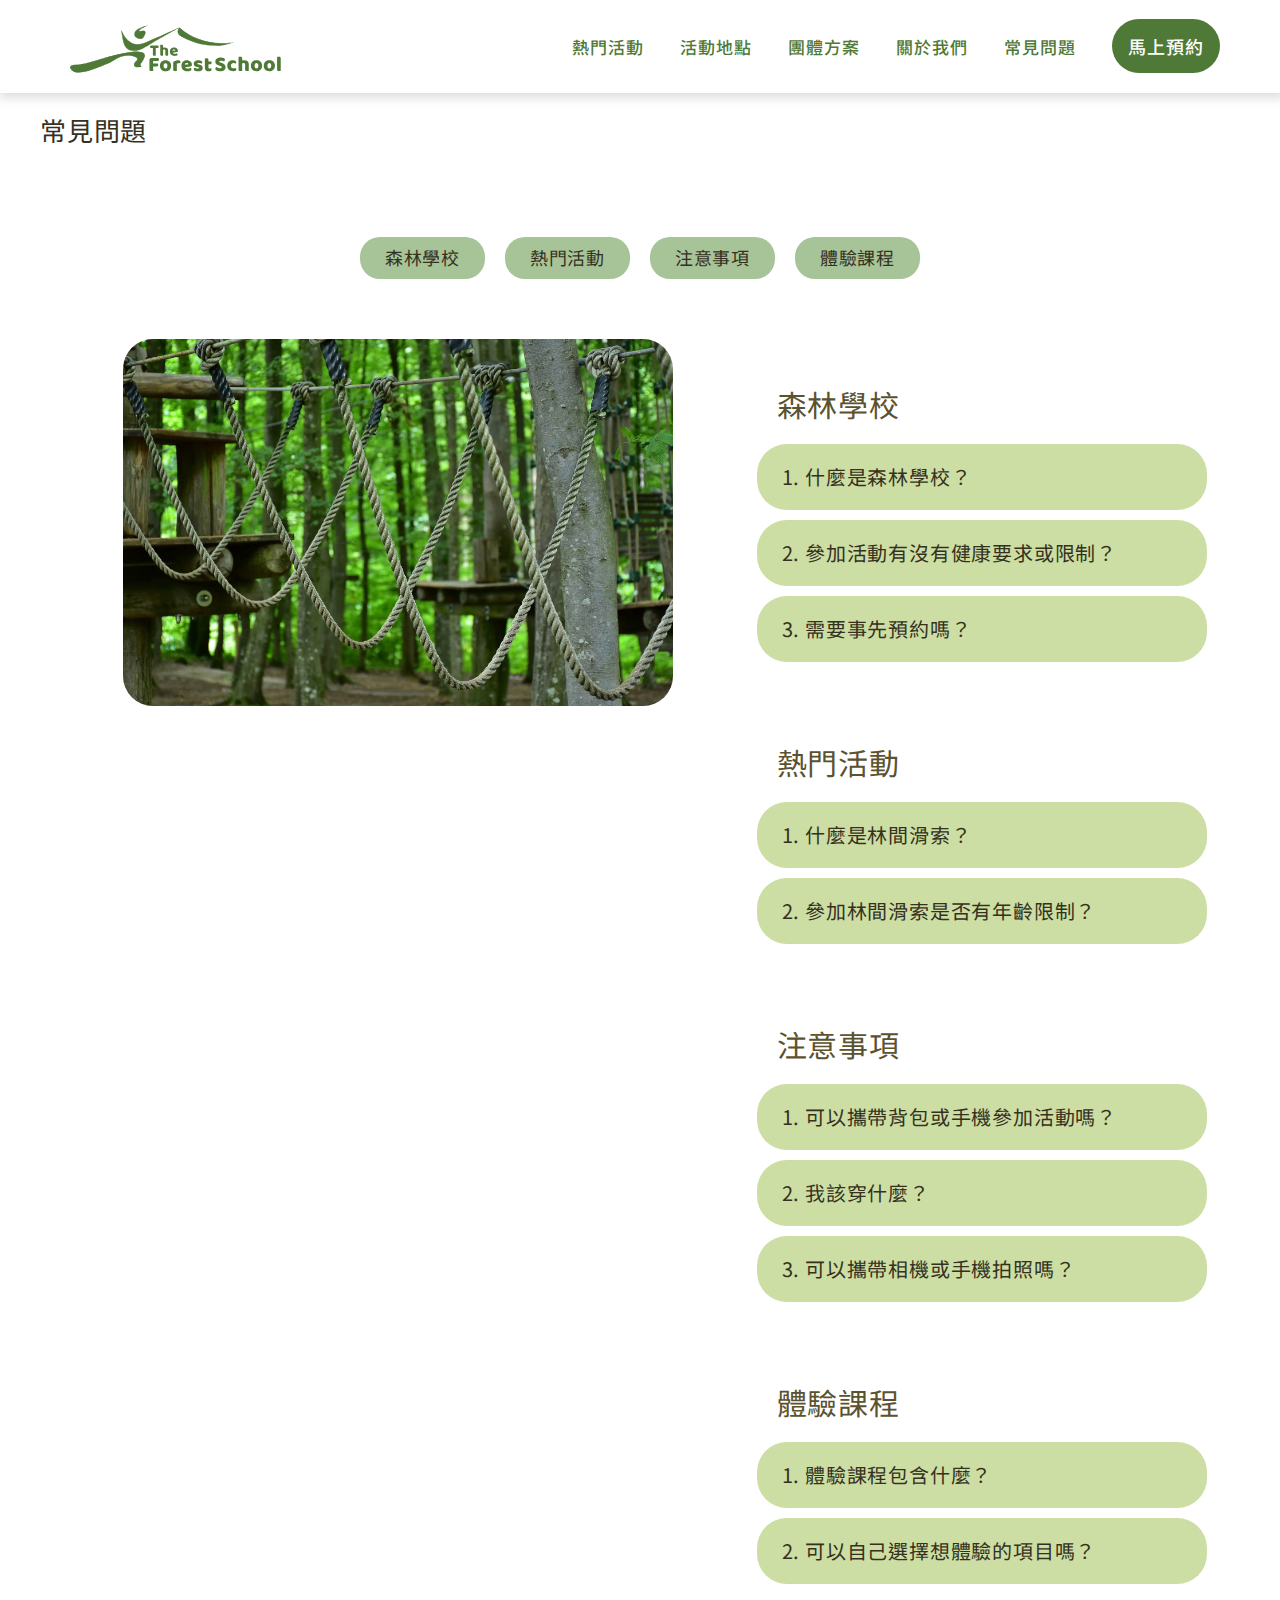
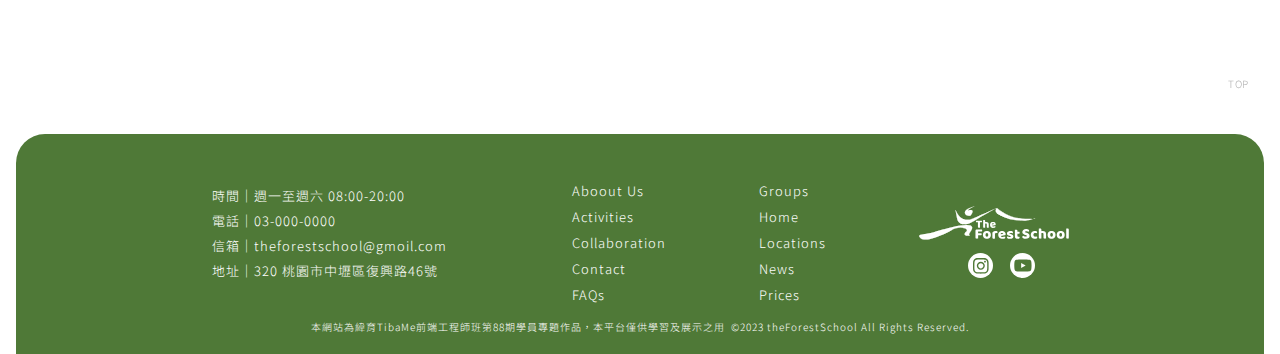
<file: faqs_page.html>
<!DOCTYPE html>
<html lang="zh-tw">
<head>
    <meta charset="UTF-8">
    <meta name="viewport" content="width=device-width, initial-scale=1.0">
    <title>the Forest School｜FAQs</title>
    <link rel="stylesheet" href="./css/normalize.css">
    <link rel="stylesheet" href="./css/grid.css">
    <link rel="stylesheet" href="./css/system.css">
    <link rel="stylesheet" href="./css/main_menu.css">
    <link rel="stylesheet" href="./css/footer_v02.css">
    <link rel="stylesheet" href="./css/faqs_page.css">
    <link rel="stylesheet" href="https://cdnjs.cloudflare.com/ajax/libs/font-awesome/6.4.2/css/all.min.css" integrity="sha512-z3gLpd7yknf1YoNbCzqRKc4qyor8gaKU1qmn+CShxbuBusANI9QpRohGBreCFkKxLhei6S9CQXFEbbKuqLg0DA==" crossorigin="anonymous" referrerpolicy="no-referrer" />
    <link rel="stylesheet" href="https://fonts.googleapis.com/css?family=Noto+Sans+TC&display=swap">   
    <link rel="icon" href="./img/web_icon.ico" type="image/x-icon">
</head>
<body>
    <header>
        <div class="header_inner">
            <div class="header_logo">
                <a href="./index.html">
                <img src="./img/logo/theforestschool_logo_g.svg" alt="the-forest-school-logo">
                </a>
            </div>
            <div class="header_main_nav">
                <div class="header_nav">
                    <div class="ham" onclick="showMenu()">
                        <span class="bar"></span>
                        <span class="bar"></span>
                        <span class="bar"></span>
                    </div>
                    <ul class="menu-items">
                        <li><a href="./activities_page.html"><span class="zh-tw">熱門活動</span></a></li>
                        <li><a href="./locations_page.html"><span class="zh-tw">活動地點</span></a></li>
                        <li><a href="./groups_page.html"><span class="zh-tw">團體方案</span></a></li>
                        <li><a href="./about_page.html"><span class="zh-tw">關於我們</span></a></li>
                        <li><a href="./faqs_page.html"><span class="zh-tw">常見問題</span></a></li>
                    </ul>
                </div>
                <div class="book-btn">
                    <a href="./book_page.html"><span class="zh-tw">馬上預約</span></a>
                </div>
            </div>
        </div>
    </header>
    <section class="faqs">
        <div class="faqs-content">
            <div class="faqs_title">
                <span>常見問題</span>
            </div>
            <div class="faqs_menu">
                <a href="#forest_school">森林學校</a>
                <a href="#actv">熱門活動</a>
                <a href="#byc">注意事項</a>
                <a href="#wsec">體驗課程</a>
            </div>
            <div class="faqs_container">
                <div class="faq_banner">
                    <div class="banner_img">
                        <img src="./img/faq_page/RitaE- Climbing garden.jpg">
                    </div>
                </div>
                
                <div class="faq_area">
                    <div class="box_content" id="forest_school">
                        <div class="faq_category">
                            <span>森林學校</span>
                        </div>
                        <label class="faq_box" for="switch1-1">
                            <div class="question">
                                <span>1. 什麼是森林學校？</span>
                                <i class="fa-solid fa-plus"></i>
                            </div>
                            <input type="checkbox" id="switch1-1">
                            <div class="answer answer1-1">
                                <span>森林學校致力於推動戶外運動，富有獨特而豐富的冒險精神。現在就走向大自然的懷抱，讓我們一同創造難忘的戶外體驗，重拾自然的美好！</span>
                            </div>
                        </label>
                        <label class="faq_box" for="switch1-2">
                            <div class="question">
                                <span>2. 參加活動有沒有健康要求或限制？</span>
                                <i class="fa-solid fa-plus"></i>
                            </div>
                            <input type="checkbox" id="switch1-2">
                            <div class="answer answer1-2">
                                <span>參加者需要能夠站立和行走，並無嚴重的心臟疾病或其他健康問題。若為孕婦，或其他特殊狀況者，建議尋求醫師評估可否參加</span>
                            </div>
                        </label>
                        <label class="faq_box" for="switch1-3">
                            <div class="question">
                                <span>3. 需要事先預約嗎？</span>
                                <i class="fa-solid fa-plus"></i>
                            </div>
                            <input type="checkbox" id="switch1-3">
                            <div class="answer answer1-3">
                                <span>是的，您可以透過<a href="./book_page.html">這裡預約</a></span>
                            </div>
                        </label>
                    </div>
                    <div class="box_content" id="actv">
                        <div class="faq_category">
                            <span>熱門活動</span>
                        </div>
                        <label class="faq_box" for="switch2-1">
                            <div class="question">
                                <span>1. 什麼是林間滑索？</span>
                                <i class="fa-solid fa-plus"></i>
                            </div>
                            <input type="checkbox" id="switch2-1">
                            <div class="answer answer2-1" >
                                <span>林間滑索是一種刺激又有趣的戶外活動，參加者必須使用安全扣及其設備，繫上滑軌從高處滑下，體驗速度和高度的快感。</span>
                            </div>
                        </label>
                        <label class="faq_box" for="switch2-2">
                            <div class="question">
                                <span>2. 參加林間滑索是否有年齡限制？</span>
                                <i class="fa-solid fa-plus"></i>
                            </div>
                            <input type="checkbox" id="switch2-2">
                            <div class="answer answer2-2">
                                <span>各活動地點皆有不同限制，建議您洽詢欲預約的地點。</span>
                            </div>
                        </label>
                    </div>
                    <div class="box_content" id="byc">
                        <div class="faq_category">
                            <span>注意事項</span>
                        </div>
                        <label class="faq_box" for="switch3-1">
                            <div class="question">
                                <span>1. 可以攜帶背包或手機參加活動嗎？</span>
                                <i class="fa-solid fa-plus"></i>
                            </div>
                            <input type="checkbox" id="switch3-1">
                            <div class="answer answer3-1">
                                <span>活動過程中不允許攜帶背包，因為這可能增加您受傷的風險，或阻礙您使用安全帶。您可以在活動開始前，將非重要隨身物放入置物櫃，或在預訂時租賃小腰包。如果您需要攜帶任何藥物，請告知工作人員，他們將為您提供一個可以掛在安全帶上的藥物袋。</span>
                            </div>
                        </label>
                        <label class="faq_box" for="switch3-2">
                            <div class="question">
                                <span>2. 我該穿什麼？</span>
                                <i class="fa-solid fa-plus"></i>
                            </div>
                            <input type="checkbox" id="switch3-2">
                            <div class="answer answer3-2">
                                <span>建議您穿著舒適、方便活動，且不介意弄髒的衣服。並戴上手套以減少手部摩擦。您可以自行攜帶，或在預訂時租賃手套。請著包鞋保護您的的腳趾和腳跟。請勿穿涼鞋、夾腳拖、洞洞鞋、易脫落或有跟鞋。另外，為避免安全帶磨擦，您的腹部區域需要衣物覆蓋。若為長髮必須綁起，以防纏繞裝備。</span>
                            </div>
                        </label>
                        <label class="faq_box"  for="switch3-3">
                            <div class="question">
                                <span>3. 可以攜帶相機或手機拍照嗎？</span>
                                <i class="fa-solid fa-plus"></i>
                            </div>
                            <input type="checkbox" id="switch3-3">
                            <div class="answer answer3-3">
                                <span>當然可以，我們非常歡迎。您可以在預訂時加購掛繩，或手機掛袋。工作人員也會協助您紀錄、拍照。</span>
                            </div>
                        </label>
                    </div>
                    <div class="box_content" id="wsec">
                        <div class="faq_category">
                            <span>體驗課程</span>
                        </div>
                        <label class="faq_box" for="switch4-1">
                            <div class="question">
                                <span>1. 體驗課程包含什麼？</span>
                                <i class="fa-solid fa-plus"></i>
                            </div>
                            <input type="checkbox" id="switch4-1">
                            <div class="answer answer4-1">
                                <span>體驗課程整合了活動所需的指導與體驗。內容包括：安全訓練、基本平衡技巧、速度控制、實際操作體驗，以及結束時的解說，讓參與者全面感受這項活動的樂趣與挑戰。</span>
                            </div>
                        </label>
                        <label class="faq_box" for="switch4-2">
                            <div class="question">
                                <span>2. 可以自己選擇想體驗的項目嗎？</span>
                                <i class="fa-solid fa-plus"></i>
                            </div>
                            <input type="checkbox" id="switch4-2">
                            <div class="answer answer4-2">
                                <span>各地點提供不同的服務及活動，建議您洽詢欲預約地點確認。</span>
                            </div>
                        </label>
                    </div>
                </div>
            </div>
        </div>
        
    </section>
    <footer>
        <div class="footer_container">
            <div class="footer_information">
                <div class="footer_office-information">
                    <span>時間｜週一至週六 08:00-20:00</span>
                    <span>電話｜03-000-0000</span>
                    <span>信箱｜theforestschool@gmoil.com</span>
                    <span>地址｜320 桃園市中壢區復興路46號</span>
                </div>
                <div class="footer_dictionary">
                    <ul>
                        <li><a href="./about_page.html">Aboout Us</a></li>
                        <li><a href="./activities_page.html">Activities</a></li>
                        <li><a href="#">Collaboration</a></li>
                        <li><a href="#">Contact</a></li>
                        <li><a href="./faqs_page.html">FAQs</a></li>
                        <li><a href="./groups_page.html">Groups</a></li>
                        <li><a href="./index.html">Home</a></li>
                        <li><a href="./locations_page.html">Locations</a></li>
                        <li><a href="#">News</a></li>
                        <li><a href="./index.html#price">Prices</a></li>
                    </ul>
                </div>
                <div class="footer_logo-area">
                    <div class="brand-logo">
                        <img src="./img/logo/theforestschool_logo.svg" alt="the-forest-school-logo">
                            <a href=""></a>
                    </div>
                    <div class="socail-media">
                        <div class="facebook-icon">
                            <i class="fa-brands fa-facebook">
                                <a href=""></a>
                            </i>
                        </div>
                        <div class="instagram-icon">
                            <img src="./img/logo/instagram-icon.svg">
                            <a href=""></a>
                        </div>
                        <div class="youtube-icon">
                            <img src="./img/logo/youtube-icon.svg">
                            <a href="https://www.youtube.com/"></a>
                        </div>
                    </div>
                </div>
                <div class="copyright">
                    <span>
                        本網站為緯育TibaMe前端工程師班第88期學員專題作品，本平台僅供學習及展示之用
                    </span>
                    <span>
                        &nbsp;©2023 theForestSchool All Rights Reserved.
                    </span>
                </div>
            </div>
        </div>
        <div class="top-btn">
            <i class="fa-solid fa-circle-arrow-right"></i>
            <span>TOP</span>
            <a href="#top"></a>
        </div>
    </footer>
    <script src="./js/menu_show.js"></script>
</body>
</html>
</file>
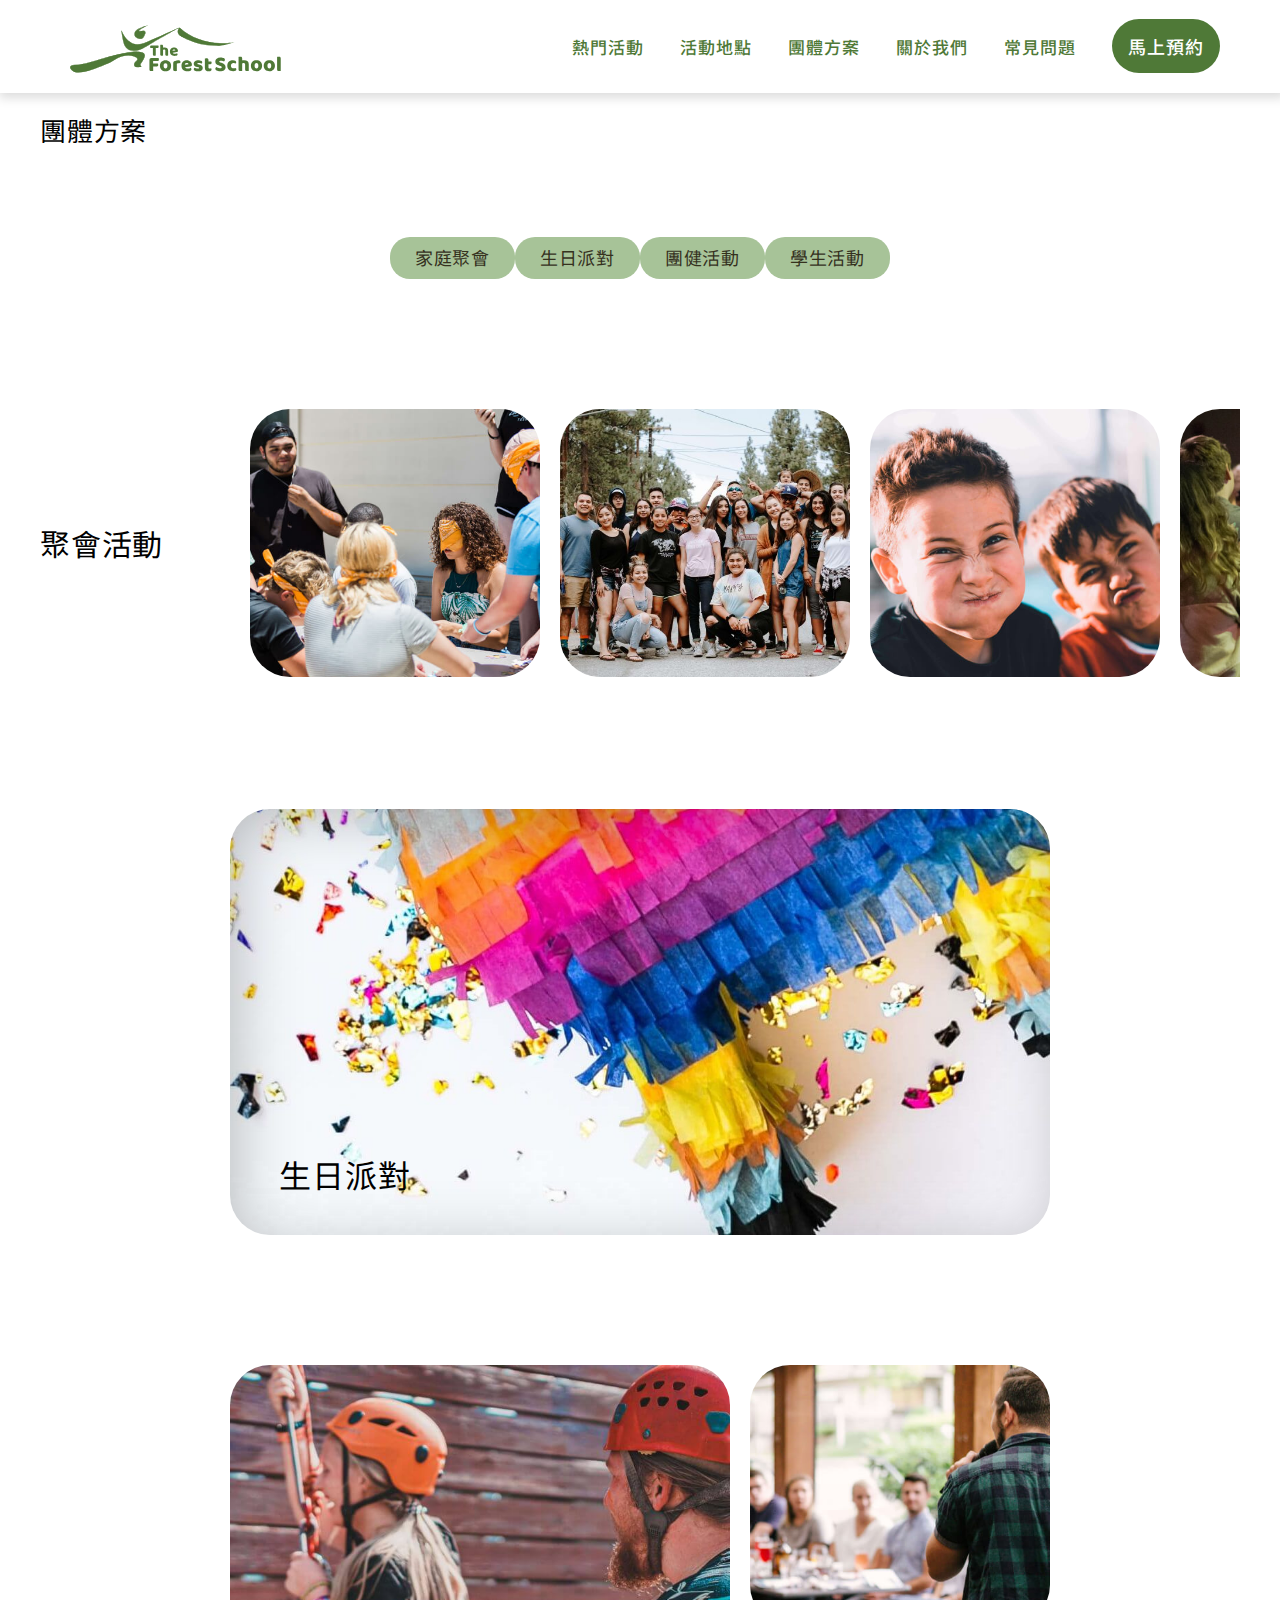
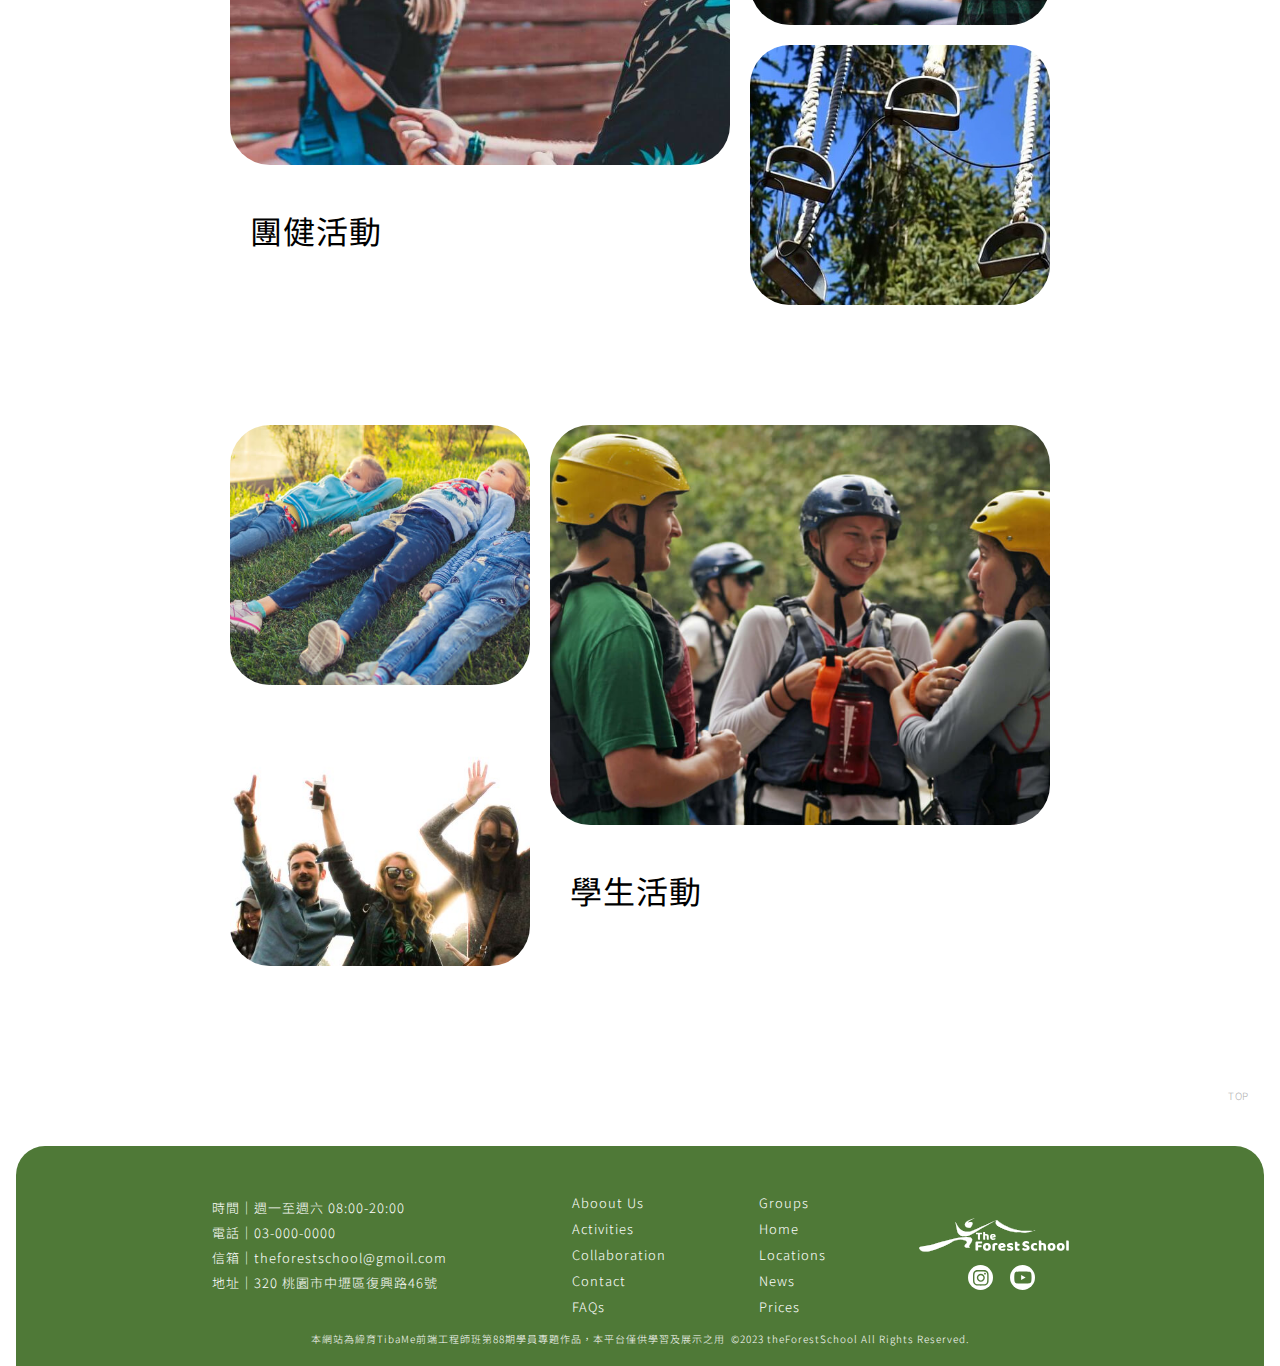
<file: groups_page.html>
<!DOCTYPE html>
<html lang="zh-tw">
<head>
    <meta charset="UTF-8">
    <meta name="viewport" content="width=device-width, initial-scale=1.0">
    <title>the Forest School｜Groups</title>
    <link rel="stylesheet" href="./css/normalize.css">
    <link rel="stylesheet" href="./css/grid.css">
    <link rel="stylesheet" href="./css/system.css">
    <link rel="stylesheet" href="./css/footer_v02.css">
    <link rel="stylesheet" href="./css/main_menu.css">
    <link rel="stylesheet" href="./css/groups_page.css">
    <link rel="stylesheet" href="https://cdnjs.cloudflare.com/ajax/libs/font-awesome/6.4.2/css/all.min.css" integrity="sha512-z3gLpd7yknf1YoNbCzqRKc4qyor8gaKU1qmn+CShxbuBusANI9QpRohGBreCFkKxLhei6S9CQXFEbbKuqLg0DA==" crossorigin="anonymous" referrerpolicy="no-referrer" />
    <link rel="stylesheet" href="https://fonts.googleapis.com/css?family=Noto+Sans+TC&display=swap">  
    <link rel="icon" href="./img/web_icon.ico" type="image/x-icon"> 

</head>
<body>
    <header>
        <div class="header_inner">
            <div class="header_logo">
                <a href="./index.html">
                <img src="./img/logo/theforestschool_logo_g.svg" alt="the-forest-school-logo">
                </a>
            </div>
            <div class="header_main_nav">
                <div class="header_nav">
                    <div class="ham" onclick="showMenu()">
                        <span class="bar"></span>
                        <span class="bar"></span>
                        <span class="bar"></span>
                    </div>
                    <ul class="menu-items">
                        <li><a href="./activities_page.html"><span class="zh-tw">熱門活動</span></a></li>
                        <li><a href="./locations_page.html"><span class="zh-tw">活動地點</span></a></li>
                        <li><a href="./groups_page.html"><span class="zh-tw">團體方案</span></a></li>
                        <li><a href="./about_page.html"><span class="zh-tw">關於我們</span></a></li>
                        <li><a href="./faqs_page.html"><span class="zh-tw">常見問題</span></a></li>
                    </ul>
                </div>
                <div class="book-btn">
                    <a href="./book_page.html"><span class="zh-tw">馬上預約</span></a>
                </div>
            </div>
        </div>
    </header>
    <section class="groups">
        <div class="groups-content">
            <div class="groups_title">
                <span>團體方案</span>
            </div>
            <div class="groups_menu">
                <a href="#fam">家庭聚會</a>
                <a href="#party">生日派對</a>
                <a href="#comp">團健活動</a>
                <a href="#stu">學生活動</a>
            </div>
            <div class="groups_category" id="fam">
                <div class="container">
                    <div class="row">
                        <div class="card">
                            <div class="family">
                                <div class="col-md-3">
                                    <div class="family_title">
                                        <span>聚會活動</span>
                                        <div class="family_icon">
                                            <i class="fa-solid fa-circle-arrow-right"></i>
                                        </div>
                                    </div>
                                </div>
                                <div class="col-md-3">
                                    <div class="family_img">
                                        <img src="./img/grp_page/austin-teamship-game1.jpg">
                                    </div>
                                </div>
                                <div class="col-md-3">
                                    <div class="family_img">
                                        <img src="./img/grp_page/omar-lopez-fam1.jpg">
                                    </div>
                                </div>
                                <div class="col-md-3">
                                    <div class="family_img">
                                        <img src="./img/grp_page/austin-pacheco-boys.jpg">
                                    </div>
                                </div>
                                <div class="col-md-3">
                                    <div class="family_img">
                                        <img src="./img/grp_page/rachel-coyne-family1.jpg">
                                    </div>
                                </div>
                                <div class="col-md-3">
                                    <div class="family_img">
                                        <img src="./img/grp_page/anderson-schmig-family1.jpg">
                                    </div>
                                </div>
                                
                            </div>
                        </div>
                    </div>
                </div>
            </div>
            </div>
            <div class="groups_category" id="party">
                <div class="container">
                    <div class="row">
                        <div class="card">
                            <div class="col-md-12">
                                <div class="party" >
                                    <div class="party_title">
                                        <span>生日派對</span>
                                        <div class="party_icon">
                                            <i class="fa-solid fa-circle-arrow-right"></i>
                                        </div>
                                    </div>
                                    <div class="party_img">
                                        <img src="./img/grp_page/brenna-huff-birthdaypt1.jpg" alt="birthday-party-pinata">
                                    </div>
                                </div>
                            </div>
                        </div>
                    </div>
                </div>
            </div>
            <div class="groups_category" id="comp">
                <div class="first container">
                    <div class="row">
                        <div class="card">
                            <div class="col-12 col-md-9">
                                <div class="ts_lf-area">
                                    <div class="ts_title">
                                        <span>團健活動</span>
                                        <div class="grp_icon">
                                            <i class="fa-solid fa-circle-arrow-right"></i>
                                        </div>
                                    </div>
                                    <div class="ts_lg-img">
                                        <img src="./img/grp_page/hannah-busing-zip-1.jpg">
                                    </div>
                                </div>
                            </div>
                            <div class="col-12">
                                <div class="second container">
                                    <div class="row">
                                        <div class="card">
                                            <div class="col-md-12">
                                                <div class="ts_s-img">
                                                    <img src="./img/grp_page/priscilla-du-preez-teamship1.jpg">
                                                </div>
                                            </div>
                                            <div class="col-md-12">
                                                <div class="ts_s-img">
                                                    <img src="./img/grp_page/RitaE-tree 1.jpg">
                                                </div>
                                            </div>
                                        </div>
                                    </div>
                                </div>
                            </div>
                            
                            
                        </div>
                    </div>
                </div>
            </div>
            <div class="groups_category" id="stu">
                <div class="first container">
                    <div class="row">
                        <div class="card">
                            <div class="col-12">
                                <div class="second container">
                                    <div class="row">
                                        <div class="card">
                                            <div class="col-md-12">
                                                <div class="ts_s-img">
                                                    <img src="./img/grp_page/vitolda-klein- 1.jpg">
                                                </div>
                                            </div>
                                            <div class="col-md-12">
                                                <div class="ts_s-img">
                                                    <img src="./img/grp_page/jade-masri-1.jpg">
                                                </div>
                                            </div>
                                        </div>
                                    </div>
                                </div>
                            </div>
                            <div class="col-12 col-md-9">
                                <div class="ts_lf-area">
                                    <div class="ts_title">
                                        <span>學生活動</span>
                                        <div class="grp_icon">
                                            <i class="fa-solid fa-circle-arrow-right"></i>
                                        </div>
                                    </div>
                                    <div class="ts_lg-img">
                                        <img src="./img/grp_page/outward-bound-costa-rica-1.jpg">
                                    </div>
                                </div>
                            </div>
                            
                        </div>
                    </div>
                </div>
            </div>
        </div>
    </section>
    <footer>
        <div class="footer_container">
            <div class="footer_information">
                <div class="footer_office-information">
                    <span>時間｜週一至週六 08:00-20:00</span>
                    <span>電話｜03-000-0000</span>
                    <span>信箱｜theforestschool@gmoil.com</span>
                    <span>地址｜320 桃園市中壢區復興路46號</span>
                </div>
                <div class="footer_dictionary">
                    <ul>
                        <li><a href="./about_page.html">Aboout Us</a></li>
                        <li><a href="./activities_page.html">Activities</a></li>
                        <li><a href="#">Collaboration</a></li>
                        <li><a href="#">Contact</a></li>
                        <li><a href="./faqs_page.html">FAQs</a></li>
                        <li><a href="./groups_page.html">Groups</a></li>
                        <li><a href="./index.html">Home</a></li>
                        <li><a href="./locations_page.html">Locations</a></li>
                        <li><a href="#">News</a></li>
                        <li><a href="./index.html#price">Prices</a></li>
                    </ul>
                </div>
                <div class="footer_logo-area">
                    <div class="brand-logo">
                        <img src="./img/logo/theforestschool_logo.svg" alt="the-forest-school-logo">
                            <a href=""></a>
                    </div>
                    <div class="socail-media">
                        <div class="facebook-icon">
                            <i class="fa-brands fa-facebook">
                                <a href=""></a>
                            </i>
                        </div>
                        <div class="instagram-icon">
                            <img src="./img/logo/instagram-icon.svg">
                            <a href=""></a>
                        </div>
                        <div class="youtube-icon">
                            <img src="./img/logo/youtube-icon.svg">
                            <a href="https://www.youtube.com/"></a>
                        </div>
                    </div>
                </div>
                <div class="copyright">
                    <span>
                        本網站為緯育TibaMe前端工程師班第88期學員專題作品，本平台僅供學習及展示之用
                    </span>
                    <span>
                        &nbsp;©2023 theForestSchool All Rights Reserved.
                    </span>
                </div>
            </div>
        </div>
        <div class="top-btn">
            <i class="fa-solid fa-circle-arrow-right"></i>
            <span>TOP</span>
            <a href="#top"></a>
        </div>
    </footer>
    <script src="./js/menu_show.js"></script>
</body>
</html>
</file>
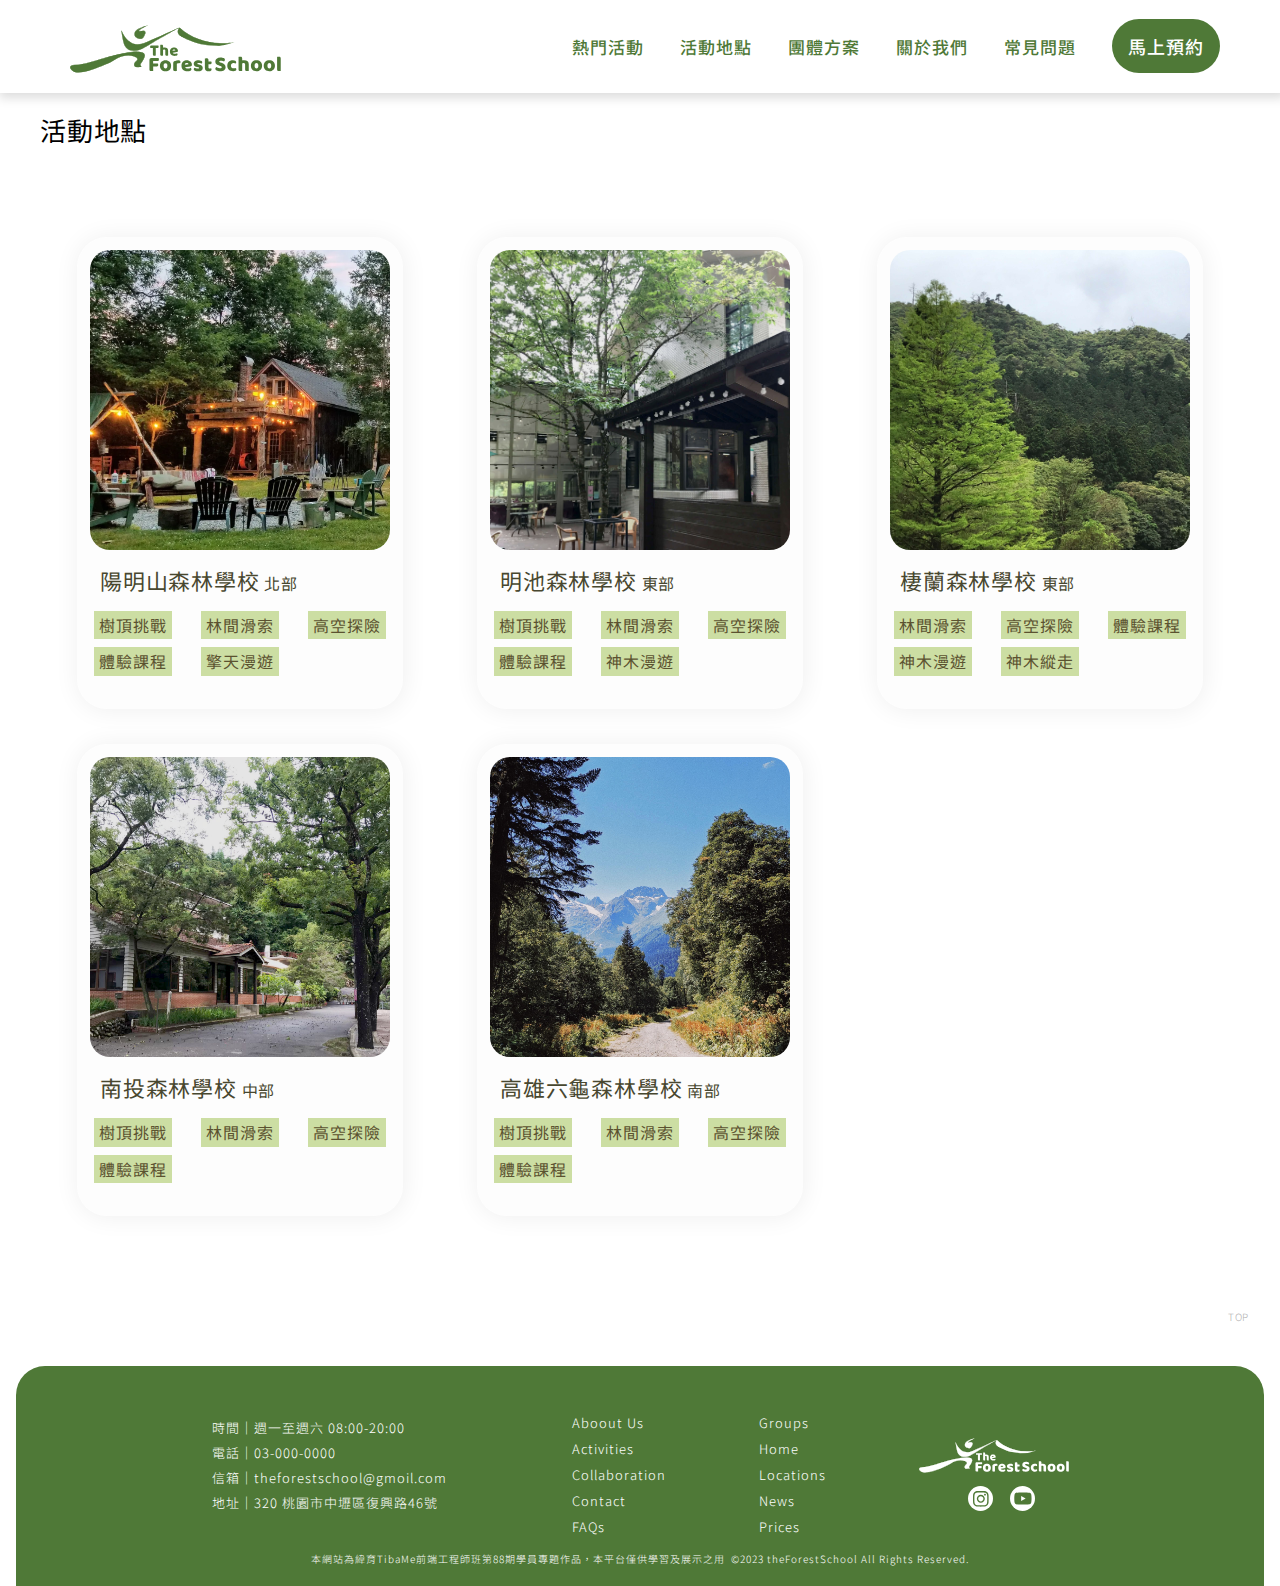
<file: locations_page.html>
<!DOCTYPE html>
<html lang="en">
<head>
    <meta charset="UTF-8">
    <meta name="viewport" content="width=device-width, initial-scale=1.0">
    <title>the Forest School｜Locations</title>
    <link rel="stylesheet" href="./css/normalize.css">
    <link rel="stylesheet" href="./css/grid.css">
    <link rel="stylesheet" href="./css/system.css">
    <link rel="stylesheet" href="./css/main_menu.css">
    <link rel="stylesheet" href="./css/footer_v02.css">
    <link rel="stylesheet" href="./css/locations_page.css">
    <link rel="stylesheet" href="https://cdnjs.cloudflare.com/ajax/libs/font-awesome/6.4.2/css/all.min.css" integrity="sha512-z3gLpd7yknf1YoNbCzqRKc4qyor8gaKU1qmn+CShxbuBusANI9QpRohGBreCFkKxLhei6S9CQXFEbbKuqLg0DA==" crossorigin="anonymous" referrerpolicy="no-referrer" />
    <link rel="stylesheet" href="https://fonts.googleapis.com/css?family=Noto+Sans+TC&display=swap">  
    <link rel="icon" href="./img/web_icon.ico" type="image/x-icon"> 
</head>
<body>
    <header>
        <div class="header_inner">
            <div class="header_logo">
                <a href="./index.html">
                <img src="./img/logo/theforestschool_logo_g.svg" alt="the-forest-school-logo">
                </a>
            </div>
            <div class="header_main_nav">
                <div class="header_nav">
                    <div class="ham" onclick="showMenu()">
                        <span class="bar"></span>
                        <span class="bar"></span>
                        <span class="bar"></span>
                    </div>
                    <ul class="menu-items">
                        <li><a href="./activities_page.html"><span class="zh-tw">熱門活動</span></a></li>
                        <li><a href="./locations_page.html"><span class="zh-tw">活動地點</span></a></li>
                        <li><a href="./groups_page.html"><span class="zh-tw">團體方案</span></a></li>
                        <li><a href="./about_page.html"><span class="zh-tw">關於我們</span></a></li>
                        <li><a href="./faqs_page.html"><span class="zh-tw">常見問題</span></a></li>
                    </ul>
                </div>
                <div class="book-btn">
                    <a href="./book_page.html"><span class="zh-tw">馬上預約</span></a>
                </div>
            </div>
        </div>
    </header>
    <section class="locations">
        <div class="locations-content">
            <div class="locations_title">
                <span>活動地點</span>
            </div>
            <div class="container">
                <div class="row">
                    <div class="col-12 col-md-4">
                        <div class="card_content" id="openLightbox">
                            <div class="card_img">
                                <img src="./img/location_page/shaun-montero-house-unsplash.webp" alt="陽明山森林學校介紹照片_小張">
                            </div>
                            <div class="card_text">
                                <span class="title">陽明山森林學校</span>
                                <span class="area">北部</span>
                            </div>
                            <div class="tag">
                                <span class="actv_tag">樹頂挑戰</span>
                                <span class="actv_tag">林間滑索</span>
                                <span class="actv_tag">高空探險</span>
                                <span class="actv_tag">體驗課程</span>
                                <span class="actv_tag">擎天漫遊</span>
                                <span class="actv_tag"></span>
                            </div>
                        </div> 
                    </div>
                    <div class="detail_box hidden" id="lightbox">
                        <div class="box">
                            <div class="pic">
                                <img src="./img/location_page/yangming_house_lg.webp" alt="陽明山森林學校介紹照片_大張">
                            </div>
                            <div class="info">
                                <div class="title">
                                    <span class="name">陽明山森林學校</span>
                                    <span class="area">北部</span>
                                </div>
                                <span class="detail">坐落於台北市的自然寶地，搭乘公車便能遠離城市喧囂，沿途山景海拔的變化，每次都令人驚艷。</span>
                                <div class="open-time">
                                    <span class="time">開放時間 08:00-16:00 </span>
                                    <span class="warning">*夏令時間可能會有所不同</span>
                                </div>
                                <span class="tel">02-0123-0000 </span>
                                <div class="tag">
                                    <span class="actv_tag">樹頂挑戰</span>
                                    <span class="actv_tag">林間滑索</span>
                                    <span class="actv_tag">高空探險</span>
                                    <span class="actv_tag">體驗課程</span>
                                    <span class="actv_tag">擎天漫遊</span>
                                </div>
                                <div class="more">
                                    <a href="https://maps.app.goo.gl/h1DmqdtdxnumEwZ18" class="map">查看地圖</a>
                                    <a href="./book_page.html" class="book-btn">馬上預約</a>
                                </div>
                            </div>
                        </div>
                    </div>
                    <div class="col-12 col-md-4">
                        <div class="card_content">
                            <div class="card_img">
                                <img src="./img/location_page/minchi_house_cube.jpg"">
                            </div>
                            <div class="card_text">
                                <span class="title">明池森林學校</span>
                                <span class="area">東部</span>
                            </div>
                            <div class="tag">
                                <span class="actv_tag">樹頂挑戰</span>
                                <span class="actv_tag">林間滑索</span>
                                <span class="actv_tag">高空探險</span>
                                <span class="actv_tag">體驗課程</span>
                                <span class="actv_tag">神木漫遊</span>
                                <span class="actv_tag"></span>
                            </div>
                        </div> 
                    </div>
                    <div class="detail_box hidden" id="lightbox">
                        <div class="box">
                            <div class="pic">
                                <img src="./img/location_page/yangming_house_lg.webp" alt="明池森林學校介紹照片_大張">
                            </div>
                            <div class="info">
                                <div class="title">
                                    <span class="name">明池森林學校</span>
                                    <span class="area">東部</span>
                                </div>
                                <span class="detail">坐落於台北市的自然寶地，搭乘公車便能遠離城市喧囂，沿途山景海拔的變化，每次都令人驚艷。</span>
                                <div class="open-time">
                                    <span class="time">開放時間 08:00-16:00 </span>
                                    <span class="warning">*夏令時間可能會有所不同</span>
                                </div>
                                <span class="tel">02-0123-0000 </span>
                                <div class="tag">
                                    <span class="actv_tag">樹頂挑戰</span>
                                    <span class="actv_tag">林間滑索</span>
                                    <span class="actv_tag">高空探險</span>
                                    <span class="actv_tag">體驗課程</span>
                                    <span class="actv_tag">神木漫遊</span>
                                </div>
                                <div class="more">
                                    <a href="https://maps.app.goo.gl/h1DmqdtdxnumEwZ18" class="map">查看地圖</a>
                                    <a href="./book_page.html" class="book-btn">馬上預約</a>
                                </div>
                            </div>
                        </div>
                    </div>
                    <div class="col-12 col-md-4">
                        <div class="card_content">
                            <div class="card_img">
                                <img src="./img/location_page/mingchi_lake_fix.jpg">
                            </div>
                            <div class="card_text">
                                <span class="title">棲蘭森林學校</span>
                                <span class="area">東部</span>
                            </div>
                            <div class="tag">
                                <!-- <span class="actv_tag">樹頂挑戰</span> -->
                                <span class="actv_tag">林間滑索</span>
                                <span class="actv_tag">高空探險</span>
                                <span class="actv_tag">體驗課程</span>
                                <span class="actv_tag">神木漫遊</span>
                                <span class="actv_tag">神木縱走</span>
                                <span class="actv_tag"></span>
                            </div>
                        </div> 
                    </div>
                    <div class="detail_box hidden" id="lightbox">
                        <div class="box">
                            <div class="pic">
                                <img src="./img/location_page/yangming_house_lg.webp" alt="棲蘭森林學校介紹照片_大張">
                            </div>
                            <div class="info">
                                <div class="title">
                                    <span class="name">棲蘭森林學校</span>
                                    <span class="area">東部</span>
                                </div>
                                <span class="detail">坐落於台北市的自然寶地，搭乘公車便能遠離城市喧囂，沿途山景海拔的變化，每次都令人驚艷。</span>
                                <div class="open-time">
                                    <span class="time">開放時間 08:00-16:00 </span>
                                    <span class="warning">*夏令時間可能會有所不同</span>
                                </div>
                                <span class="tel">02-0123-0000 </span>
                                <div class="tag">
                                    <span class="actv_tag">林間滑索</span>
                                    <span class="actv_tag">高空探險</span>
                                    <span class="actv_tag">體驗課程</span>
                                    <span class="actv_tag">神木漫遊</span>
                                    <span class="actv_tag">神木縱走</span>
                                </div>
                                <div class="more">
                                    <a href="https://maps.app.goo.gl/h1DmqdtdxnumEwZ18" class="map">查看地圖</a>
                                    <a href="./book_page.html" class="book-btn">馬上預約</a>
                                </div>
                            </div>
                        </div>
                    </div>             
                    <div class="col-12 col-md-4">
                        <div class="card_content">
                            <div class="card_img">
                                <img src="./img/location_page/nantou_house_fix.jpg">
                            </div>
                            <div class="card_text">
                                <span class="title">南投森林學校</span>
                                <span class="area">中部</span>
                            </div>
                            <div class="tag">
                                <span class="actv_tag">樹頂挑戰</span>
                                <span class="actv_tag">林間滑索</span>
                                <span class="actv_tag">高空探險</span>
                                <span class="actv_tag">體驗課程</span>
                            </div>
                        </div> 
                    </div>
                    <div class="detail_box hidden" id="lightbox">
                        <div class="box">
                            <div class="pic">
                                <img src="./img/location_page/yangming_house_lg.webp" alt="南投森林學校介紹照片_大張">
                            </div>
                            <div class="info">
                                <div class="title">
                                    <span class="name">南投森林學校</span>
                                    <span class="area">中部</span>
                                </div>
                                <span class="detail">坐落於台北市的自然寶地，搭乘公車便能遠離城市喧囂，沿途山景海拔的變化，每次都令人驚艷。</span>
                                <div class="open-time">
                                    <span class="time">開放時間 08:00-16:00 </span>
                                    <span class="warning">*夏令時間可能會有所不同</span>
                                </div>
                                <span class="tel">02-0123-0000 </span>
                                <div class="tag">
                                    <span class="actv_tag">樹頂挑戰</span>
                                    <span class="actv_tag">林間滑索</span>
                                    <span class="actv_tag">高空探險</span>
                                    <span class="actv_tag">體驗課程</span>
                                </div>
                                <div class="more">
                                    <a href="https://maps.app.goo.gl/h1DmqdtdxnumEwZ18" class="map">查看地圖</a>
                                    <a href="./book_page.html" class="book-btn">馬上預約</a>
                                </div>
                            </div>
                        </div>
                    </div>                 
                    <div class="col-12 col-md-4">
                        <div class="card_content">
                            <div class="card_img">
                                <img src="./img/location_page/andrii-getslower-B3loaBIIalk-unsplash_cube.jpg">
                            </div>
                            <div class="card_text">
                                <span class="title">高雄六龜森林學校</span>
                                <span class="area">南部</span>
                            </div>
                            <div class="tag">
                                <span class="actv_tag">樹頂挑戰</span>
                                <span class="actv_tag">林間滑索</span>
                                <span class="actv_tag">高空探險</span>
                                <span class="actv_tag">體驗課程</span>
                            </div>
                        </div> 
                    </div>
                    <div class="detail_box hidden" id="lightbox">
                        <div class="box">
                            <div class="pic">
                                <img src="./img/location_page/yangming_house_lg.webp" alt="高雄六龜森林學校介紹照片_大張">
                            </div>
                            <div class="info">
                                <div class="title">
                                    <span class="name">高雄六龜森林學校</span>
                                    <span class="area">南部</span>
                                </div>
                                <span class="detail">坐落於台北市的自然寶地，搭乘公車便能遠離城市喧囂，沿途山景海拔的變化，每次都令人驚艷。</span>
                                <div class="open-time">
                                    <span class="time">開放時間 08:00-16:00 </span>
                                    <span class="warning">*夏令時間可能會有所不同</span>
                                </div>
                                <span class="tel">02-0123-0000 </span>
                                <div class="tag">
                                    <span class="actv_tag">樹頂挑戰</span>
                                    <span class="actv_tag">林間滑索</span>
                                    <span class="actv_tag">高空探險</span>
                                    <span class="actv_tag">體驗課程</span>

                                </div>
                                <div class="more">
                                    <a href="https://maps.app.goo.gl/h1DmqdtdxnumEwZ18" class="map">查看地圖</a>
                                    <a href="./book_page.html" class="book-btn">馬上預約</a>
                                </div>
                            </div>
                        </div>
                    </div>                
                </div>
            </div>
        </div> 
    </section>
    <footer>
        <div class="footer_container">
            <div class="footer_information">
                <div class="footer_office-information">
                    <span>時間｜週一至週六 08:00-20:00</span>
                    <span>電話｜03-000-0000</span>
                    <span>信箱｜theforestschool@gmoil.com</span>
                    <span>地址｜320 桃園市中壢區復興路46號</span>
                </div>
                <div class="footer_dictionary">
                    <ul>
                        <li><a href="./about_page.html">Aboout Us</a></li>
                        <li><a href="./activities_page.html">Activities</a></li>
                        <li><a href="#">Collaboration</a></li>
                        <li><a href="#">Contact</a></li>
                        <li><a href="./faqs_page.html">FAQs</a></li>
                        <li><a href="./groups_page.html">Groups</a></li>
                        <li><a href="./index.html">Home</a></li>
                        <li><a href="./locations_page.html">Locations</a></li>
                        <li><a href="#">News</a></li>
                        <li><a href="./index.html#price">Prices</a></li>
                    </ul>
                </div>
                <div class="footer_logo-area">
                    <div class="brand-logo">
                        <img src="./img/logo/theforestschool_logo.svg" alt="the-forest-school-logo">
                            <a href=""></a>
                    </div>
                    <div class="socail-media">
                        <div class="facebook-icon">
                            <i class="fa-brands fa-facebook">
                                <a href=""></a>
                            </i>
                        </div>
                        <div class="instagram-icon">
                            <img src="./img/logo/instagram-icon.svg">
                            <a href=""></a>
                        </div>
                        <div class="youtube-icon">
                            <img src="./img/logo/youtube-icon.svg">
                            <a href="https://www.youtube.com/"></a>
                        </div>
                    </div>
                </div>
                <div class="copyright">
                    <span>
                        本網站為緯育TibaMe前端工程師班第88期學員專題作品，本平台僅供學習及展示之用
                    </span>
                    <span>
                        &nbsp;©2023 theForestSchool All Rights Reserved.
                    </span>
                </div>
            </div>
        </div>
        <div class="top-btn">
            <i class="fa-solid fa-circle-arrow-right"></i>
            <span>TOP</span>
            <a href="#top"></a>
        </div>
    </footer>
    <script src="./js/menu_show.js"></script>
    <script src="./js/show_box.js"></script>
</body>
</html>
</file>
<file: css/grid.css>
*{
    margin: 0;
    padding: 0;
}
.container{
    --row-gap: 10px;
    max-width: 1200px;
    margin: auto;
    padding-left: var(--row-gap);
    padding-right: var(--row-gap);
}
.row{
    display: flex;
    flex-wrap: wrap;
    margin-left: calc(var(--row-gap)* -1);
    margin-right:calc(var(--row-gap)* -1);
}
.card{
    margin: 10px auto;
}
    
    [class*=”col-”]{
        box-sizing: border-box;
        padding: 0 10px;
    }
    [class*="col-md-"] {
        display: flex;
        flex-wrap: wrap;
    }
        .col-1{width: 8.3333%;}
        .col-2{width: 16.666666%; }
        .col-3{width: 25%; }
        .col-4{width: 33.3333%;}
        .col-5{width: 41.6666666666%;}
        .col-6{width: 50%;}
        .col-7{width: 58.3333%; }
        .col-8{width: 66.666666666%; }
        .col-9{width: 75%; }
        .col-10{width: 83.3333%; }
        .col-11{width: 91.6666666%; }
        .col-12{width: 100%; }

        @media screen and (width>=768px) {
            .col-md-1{width: 8.3333%;}
            .col-md-2{width: 16.666666%; }
            .col-md-3{width: 25%; }
            .col-md-4{width: 33.3333%;}
            .col-md-5{width: 41.6666666666%;}
            .col-md-6{width: 50%;}
            .col-md-7{width: 58.3333%; }
            .col-md-8{width: 66.666666666%; }
            .col-md-9{width: 75%; }
            .col-md-10{width: 83.3333%; }
            .col-md-11{width: 91.6666666%; }
            .col-md-12{width: 100%; }
        }

        @media screen and (width>= 1024px){
            .col-lg-1{width: 8.3333%;}
            .col-lg-2{width: 16.666666%; }
            .col-lg-3{width: 25%; }
            .col-lg-4{width: 33.3333%;}
            .col-lg-5{width: 41.6666666666%;}
            .col-lg-6{width: 50%;}
            .col-lg-7{width: 58.3333%; }
            .col-lg-8{width: 66.666666666%; }
            .col-lg-9{width: 75%; }
            .col-lg-10{width: 83.3333%; }
            .col-lg-11{width: 91.6666666%; }
            .col-lg-12{width: 100%; }
        }
        @media screen and (width>= 1200px){
            .col-xl-1{width: 8.3333%;}
            .col-xl-2{width: 16.666666%; }
            .col-xl-3{width: 25%; }
            .col-xl-4{width: 33.3333%;}
            .col-xl-5{width: 41.6666666666%;}
            .col-xl-6{width: 50%;}
            .col-xl-7{width: 58.3333%; }
            .col-xl-8{width: 66.666666666%; }
            .col-xl-9{width: 75%; }
            .col-xl-10{width: 83.3333%; }
            .col-xl-11{width: 91.6666666%; }
            .col-xl-12{width: 100%; }
        }
        @media screen and (width>= 1400px){
            .col-xxl-1{width: 8.3333%;}
            .col-xxl-2{width: 16.666666%; }
            .col-xxl-3{width: 25%; }
            .col-xxl-4{width: 33.3333%;}
            .col-xxl-5{width: 41.6666666666%;}
            .col-xxl-6{width: 50%;}
            .col-xxl-7{width: 58.3333%; }
            .col-xxl-8{width: 66.666666666%; }
            .col-xxl-9{width: 75%; }
            .col-xxl-10{width: 83.3333%; }
            .col-xxl-11{width: 91.6666666%; }
            .col-xxl-12{width: 100%; }
        }
</file>
<file: css/footer_v02.css>
.footer_information .footer_logo-area .socail-media{
    display: flex;
    justify-content: space-around;
}
.footer_information .footer_logo-area .socail-media .facebook-icon{
    font-size: 24px;
    position: relative;
}
.footer_information .footer_logo-area .socail-media .facebook-icon a, .instagram-icon a, .youtube-icon a{
    position: absolute;
    width: 100%;
    height: 100%;
    top: 0;
    left: 0;
}
.footer_information .footer_logo-area .socail-media .instagram-icon, .youtube-icon {
    padding: 3px 0px;
    width: 25px;
    position: relative;
}
.footer_information .footer_dictionary a{
    border-bottom: .1px solid #00000000;
    color: #fff;
}
.footer_information .footer_dictionary a:hover{
    border-bottom: .1px solid #fff;
}
@media (width>=0px) {
    .footer_information .footer_dictionary ul{
        height: 130px;
    } 
}
@media (width<=768px) {
    footer{
        margin: 120px auto 0px;
        background-color: #fff;
        color: #fff;
        box-sizing: border-box;
        z-index: 1;
    }
    .footer_container{
        border-radius: 29px 29px 0px 0px;
        background-color: #4F7937;
        font-size: 1rem;
    }
    .footer_container .footer_information{
        display: flex;
        flex-direction: column;
    }
    .footer_container .footer_information .footer_office-information{
        display: flex;
        flex-direction: column;
        flex-wrap: wrap;
        margin: 0px 50px;
        line-height: 1.6;
        letter-spacing: 0.5px;
    }
    .footer_container .footer_information .footer_dictionary{
        padding: 5px 0px 20px;
        margin: 0px 50px;
        order: -1;
    }
    .footer_container .footer_information .footer_dictionary  ul{
        display: flex;
        flex-wrap: wrap;
        flex-direction: column;
        height: 160px;
        gap: 1rem;
    }
    .footer_container .footer_information .footer_logo-area{
        order: -2;
        display: flex;
        flex-wrap: wrap;
        justify-content: space-between;
        align-items: flex-end;
        margin: 40px 20px 20px;
        padding: 0 0 45px 0;
        border-bottom: 1px solid #fff;
    }
    .footer_container .footer_information .footer_logo-area .brand-logo{
        width: 210px;
    }
    .footer_container .footer_information .footer_logo-area .socail-media{
        gap: .5rem;
    }
    .footer_container .footer_information .footer_logo-area .socail-media .facebook-icon{
        font-size: 30px;
    }
    .footer_container .footer_information .footer_logo-area .socail-media .youtube-icon{
        width: 30px;
        padding: 4px 0px 0px;
    }
    .footer_container .footer_information .footer_logo-area .socail-media .instagram-icon{
        width: 30px;
        padding: 4px 0px 0px;
    }
    .footer_container .footer_information .copyright{
        margin: 25px 50px;
        font-size: 12px;
        line-height: 1.5;
    }
    .top-btn{display: none;}
}
@media (width>768px) {
    footer{
        font-weight: 300;
        margin:120px auto 0px;
        background-color: #fff;
        color: #fff;
        padding: 0px 16px;
        box-sizing: border-box;
        z-index: 1;
        position: relative;
        font-size: 13px;
    }
    footer a{
        font-size: 13px;
    }
    .footer_container {
        border-radius: 29px 29px 0px 0px;
        background-color: #4F7937;
        box-sizing: border-box;
    }
    .footer_container .footer_information{
        width: 100%;
        max-width: 1200px;
        display: flex;
        flex-wrap: wrap;
        margin: auto;
        padding: 50px 0px 0px 0px;
        justify-content: center;
    }
    .footer_container .footer_information .footer_office-information{
        display: flex;
        flex-direction: column;
        width: 360px;
    }
    .footer_container .footer_information .footer_office-information span{
        padding: 5px 0px 5px 0px;
    }
    .footer_container.footer_information .footer_dictionary{
        display: flex;
        flex-direction: column;
        justify-content: space-around;
        flex-wrap: wrap;
    }
    .footer_information .footer_dictionary ul{
        display: flex;
        flex-direction: column;
        flex-wrap: wrap;
        width: 347px;
        list-style: none;
    }
    .footer_information .footer_dictionary li{
        display: flex;
        text-decoration: none;
        padding: 5px 0px 5px;
    }
    .footer_information .footer_dictionary li:first-child, .footer_dictionary li:nth-child(6){
        padding: 0px 0px 5px;
    }
    .footer_information .footer_logo-area{
        display: flex;
        flex-direction: column;
        align-items: center;
    }
    .footer_information .footer_logo-area .brand-logo{
        width: 150px;
        padding: 20px 0px 10px;
    }
    .footer_information .footer_logo-area .socail-media{
        width: 100px;
    }
    .footer_information .copyright{
        padding: 5px 0px 20px;
    }
    .footer_information .copyright span{
        align-self: center;
        font-size: 10px;
    }
    .top-btn:hover i{
        color: #A7C398;
        transition: all .2s ease-in-out;
    }
    .top-btn{
        display: flex;
        flex-direction: column;
        position: absolute;
        top:-28%;
        left: 95%;
        align-items: center;
        width: 45px;
    }
    .top-btn i{
        font-size: 35px;
        color:#e6e6e6;
        rotate: -90deg;
    }
    .top-btn span{
        letter-spacing: 0.5px;
        padding: 6px 0px;
        color: #afafaf;
        font-size: 10px;
    }
    .top-btn a{
        width: 100%;
        height: 100%;
        position: absolute;
    }
}
@media (width>=1400px) {
    footer {
        font-size: 16px;
    }
    footer a{
        font-size: 16px;
    } 
    .footer_information .footer_dictionary ul{
        height: 150px;
    } 
}
</file>
<file: css/system.css>
/* Chrome, Safari */
/*反選色為F1BB00*/
::selection{
    background-color: #F1BB00;
}

::-webkit-scrollbar {
    display: none; 
}  

input[type="number"]::-webkit-inner-spin-button,
input[type="number"]::-webkit-outer-spin-button {
  -webkit-appearance: none; 
  margin: 0; 
}

a[href^="tel"] {
    -webkit-text-decoration-skip: objects;
    color: inherit;
    text-decoration: none;
}

/* Firefox */
::-moz-selection {
    background-color: #F1BB00; 
}

input[type="number"] {
  -moz-appearance: textfield; /* Firefox 移除默認的數字輸入框樣式 */
}


/* ------------------------------------------------------------ */

html, body{
    scroll-behavior: smooth;
    font-family:'Noto Sans TC','sans-serif';
    letter-spacing: 1px;
    --dark-green:#4F7937;
    --black:#35311E;
    --red:rgb(255, 138, 138);
    --nude-green:#A7C398;
    --light-green:#CCDEA3;
    --light-brown:#5B5230;
    --nude-orange:#FFE692;
}
img{
    width: 100%;
    vertical-align: middle;
}
ul{list-style: none;}
i{font-size: 100%;}
</file>
<file: css/main_nav.css>
.header{
    max-width: 1920px;
    position: relative;
    margin: auto;
    /* background-color: #555; */
}
.header .header_inner{
    width: 100%;
    margin:auto;
    display: flex;
    flex-wrap: wrap;
    justify-content: space-between;
}
.header .header_inner .header_logo{
    max-width: 333px;
    margin-right:auto;
    padding: 22px 0px 20px 70px;
}

.header .header_inner .header_logo img{
    width: 100%;
    vertical-align: middle;
}
.header .header_inner .header_main_nav{
    display: flex;
    flex-wrap: wrap;
}
.header .header_inner .header_main_nav .header_nav{
    display: flex;
}
.header .header_inner .header_main_nav .header_nav ul{
    list-style: none;
    display: flex;
    gap: 16px;
}
.header .header_inner .header_main_nav .header_nav li{
    margin: auto;
    padding: 0px 20px 0px 0px;
}
.header .header_inner .header_main_nav .header_nav li a{
    text-decoration: none;
    color: #4F7937;
    font-size: 17px;
    font-weight: 500;
    position: relative;
}
.header .header_inner .header_main_nav .header_nav li a::after {
    content: "";
    position: absolute;
    left: 0;
    bottom: -5px;
    width: 0%;
    height: 1.5px;
    background-color: #4F7937;
    opacity: 0;
    transition: width .3s ease-in-out; 
}
.header .header_inner .header_main_nav .header_nav li a:hover::after {
    opacity: 1;
    width: 100%;
    translate: 0px 0px;
    left: 0;
}
.header .header_inner .header_main_nav .header_nav li a:not(:hover)::after {
    opacity: 1;
    width: 0;
    translate: 65px 0px;
    transition: all .3s ease-in-out; 
}
.header .header_inner .header_main_nav .book-btn{
    margin: auto;
    padding: 0px 60px 0px 0px;
}
.header .header_inner .header_main_nav .book-btn a{
    text-decoration: none;
    text-align: center;
    color: #fff;
    font-size: 18px;
    font-weight: 500;
    border-radius: 28px;
    background-color: #4F7937; 
    padding: 14px 16px;
    margin: auto auto auto 16px;
    transition: all .2s ease-in;
}
.header .header_inner .header_main_nav .book-btn a:hover{
    background-color: #FDD340;
    color: #4F7937;
    font-weight: 600;
}
.header .header_inner .header_main_nav .book-btn a:not(:hover){
    background-color: #4F7937;
    color: #fff;
    font-weight: 500;
    transition: all .3s;
}
</file>
<file: css/about_page.css>
/* ------------------------------------------------ */
.about_content{
    color:var(--black);
    margin: auto;
}
.about_content .about_banner{
    width: 100vw;
    position: relative;
}
.about_content .about_banner .banner_img{
    height: 100vh;
}
.about_content .about_banner .banner_img img{
    height: 100%;
    object-fit:cover;
}
@media (width<=768px) {
    .about_content .about_banner .banner_img{
        height: 100vh;
        position: relative;
    }
    .about_content .about_banner .banner_img img{
        height: 100%;
        object-fit:cover;
    }
    .staff_content{
        display: flex;
        flex-direction: column;
        align-items: center;
    }
    .staff_photo{
        width: 350px;
        margin: auto;
    }
    .staff_photo .card{
        display: flex;
        width:2894px;
        height: 307px;
        
        overflow-x: auto;
        /* background-color: #fa0; */
        scroll-snap-type: x mandatory;
        -webkit-overflow-scrolling: touch;
        gap: 8px;
        padding: 0 40px 0 0;
    }
    .col-md-4{
        flex: 0 0  auto;
        align-items: center;
        justify-content: space-between; 
        overflow: hidden;
        width: 280px;     
        height: 280px;
        justify-content: center;
        margin-left: 20px;
        
        scroll-snap-align: center; 
    }    
    .col-md-4 img{
        border-radius: 40px;
        overflow: hidden;
    }
    .col-md-4:first-child{
        margin-left: 100px ;
    }
        
    .staff_content .staff_value{
        order: -1;
        padding: 30px 0px 40px;
        font-size: 20px;
        margin: auto;
    }
    .staff_content .staff_value2{
        padding: 80px 0;
        font-size: 20px;
    }
    .staff_content .staff_value3{
        padding: 80px 0;
        font-size: 40px;
    }
    .staff_content .staff_value4{
        padding: 40px 0px 40px;
        font-size: 20px;
    }
    .staff_content .sup-blk1{display: none;}
    .staff_content .sup-blk2{display: none;}
    .about_content .about_banner2 {

        position: relative;
    }
    .about_content .about_banner2 .desk{
        display: none;
    }
    .about_content .about_banner2 .banner_img{
    }
    .about_content .about_banner2 .banner_img img{
        object-fit: cover;
        width: 100vw;
        height: 100vh;
    }
    .about_content .about_banner2 .banner_title{
        text-align: center;
        line-height: 1.3;
        font-size: 18px;
        color: #fff;
        padding: 20px 0;
        position: absolute;
        bottom: 5%;
        left: 5%;
        z-index: 1;
    }
    
    .brand_value{
        font-size: 36px;
        color:#00000020;
        overflow: hidden;
    }
    .about_content .brand_value_content .brand_value:first-child span{
        font-size: 75px;
    }
    .about_content .brand_value_content .brand_value:last-child{
        display: flex;
        justify-content: center;
        gap: 12px;
        font-size: 50px;
        font-weight: 600;
        color: #35311E;
        padding: 210px 0 100px;
    }
    .about_content .about_banner .banner_title{
        text-align: center;
        padding: 50px 0;
        font-size: 18px;
    }
}

@media (width>768px) {
    .staff_content{
        margin: 80px auto 0px;
        display: flex;
        flex-direction: column;
        justify-content: center;
        align-items: center;
        position: relative;
    }
    .staff_content .card{
        display: flex;
        flex-wrap: wrap;
        width: 914px;
        margin: 3.5px auto;
        gap: 7px;
        justify-content: center;
        border-radius: 40px;
        overflow: hidden;
    }
    .col-md-4{
        width: 300px;
    }
    
        
    .staff_content .staff_value{
        order: -1;
        padding: 30px 0px 40px;
        font-size: 20px;
        margin: auto;
    }
    .staff_content .staff_value2{
        padding: 80px 0;
        font-size: 20px;
    }
    .staff_content .staff_value3{
        padding: 80px 0;
        font-size: 40px;
    }
    .staff_content .staff_value4{
        padding: 40px 0px 40px;
        font-size: 20px;
    }
    .staff_content .sup-blk1{
        background-color: #35311E;
        width: 1px;
        height: 80px;
        position: absolute;
        bottom: 20%;
        left: 50%;
    }
    .staff_content .sup-blk2{
        background-color: #35311E;
        width: 1px;
        height: 80px;
        position: absolute;
        top: -7%;
        left: 50%;
    }
    .about_content .about_banner2 .phone{
        display: none;
    }
    .about_content .about_banner2 .banner_img{
        border-radius: 500px;
        overflow: hidden;
    }
    .about_content .about_banner2{
        position: relative;
    }
    .about_content .about_banner2 .banner_title{
        text-align: center;
        line-height: 1.3;
        font-size: 20px;
        color: #fff;
        bottom:8%;
        left: 50%;
        transform: translate(-50%, 0%);
        position: absolute;
    }
    
    .brand_value{
        display: flex;
        flex-wrap: wrap;
        font-size: 36px;
        color:#00000020;
    }
    .about_content .brand_value_content .brand_value:first-child span{
        font-size: 200px;
    }
    .about_content .brand_value_content .brand_value:last-child{
        justify-content: center;
        gap:15px;
        font-size: 50px;
        font-weight: 600;
        color: #35311E;
        padding: 210px 0 100px;
    }
    .about_content .about_banner .banner_title{
        text-align: center;
        padding: 50px 0;
        font-size: 20px;
    }
}


.about_content .about_banner .logo{
    position: absolute;
    z-index: 1;
    top: 45%;
    left: 50%;
    transform: translate(-55%, -150%);
}
/* ------------------------------------------------ */


.about_content .brand_value_content .brand_value:last-child span:first-child{
    color: #F1BB00;
}
.about_content .brand_value_content .brand_value:last-child span:last-child{
    color: #4F7937;
}
/* ------------------------------------------------ */
.about_content .book{
    text-align: center;
    padding: 0px 0px 200px;
}
.about_content .book a{
    text-align: center;
    color: #4F7937;
    font-size: 26px;
    border: 2px solid #4F793740;
    border-radius: 50px;
    padding: .6em 26px;
    transition: all .2s ease-in;
}
.about_content .book a:hover{
    color: #fff;
    background-color: #4F7937; 
}
</file>
<file: css/main_menu.css>
@media (width<=768px) {
    body.unscroll {
        overflow: hidden;
    }
    header{
        max-width: 768px;
        margin: auto;
    }
    .header_inner{
        width: 100%;
        display: flex;
        flex-wrap: wrap;
        justify-content: space-between;
    }
    .header_inner .header_logo{
        max-width: 180px;
        margin-right:auto;
        padding: 22px 0px 20px 22px;
        z-index: 3;
    }
    .header_inner .header_main_nav{
        padding: 20px 15px;
        z-index: 1;
    }
    .header_inner .header_main_nav .header_nav{
        padding: 10px;
        overflow: hidden;
        position: relative;
    }
    .header_main_nav .header_nav .ham{
        order: 1;
        z-index: 6;
        position: relative;
    }
    .header_main_nav .header_nav .ham .bar{
        display: block;
        width: 35px;
        height: 3px;
        background-color: #4F7937;
        margin: 6px 0px;
        border-radius: 16px;
        z-index: 1;
    }
    .header_inner .header_main_nav .header_nav .menu-items{
        width: 100%;
        list-style: none;
        gap: 16px;
        position: fixed;
        top: 0;
        left: 0;
        background-color: #fff;
        transition: all 0.3s ease;
        height: 100%;
        display: none;
    }
    .header_inner .header_main_nav .header_nav .menu-items.show{
        display: block;
    }
    .header_inner .header_main_nav .header_nav li{
        margin: 30px auto;
    }
    .header_inner .header_main_nav .header_nav li:first-child{
        padding: 100px 0 0;
    }
    .header_inner .header_main_nav .header_nav li a{
        text-decoration: none;
        color: var(--dark-green);
        font-size: 30px;
        padding: 0 40px;
        opacity: 0;
        transition:all 1s ease;
    }
    .header_inner .header_main_nav .header_nav .menu-items.show a {
        opacity: 1;
    }

    .header_inner .header_main_nav .book-btn{
        margin: auto;
        padding: 0px 60px 0px 0px;
        display: none;
    }
    .header_inner .header_main_nav .book-btn a{
        text-decoration: none;
        text-align: center;
        color: #fff;
        font-size: 18px;
        font-weight: 500;
        border-radius: 28px;
        background-color: #4F7937; 
        padding: 14px 16px;
        margin: auto auto auto 16px;
        transition: all .2s ease-in;
    }
    .header_inner .header_main_nav .book-btn a:hover{
        background-color: #FDD340;
        color: #4F7937;
        font-weight: 600;
    }
    .header_inner .header_main_nav .book-btn a:not(:hover){
        background-color: #4F7937;
        color: #fff;
        font-weight: 500;
        transition: all .3s;
    }
}
@media (width>768px) {
    header{
        width: 100vw;
        margin: auto;
        background-color: #fff;
        box-shadow: 2px 2px 10px 3px #dddddd;
    }
    .header_inner{
        max-width: 1920px;
        width: 100%;
        margin:auto;
        display: flex;
        flex-wrap: wrap;
        justify-content: space-between;
        background-color: #fff;
    }
    .header_inner .header_logo{
        max-width: 333px;
        margin-right:auto;
        padding: 22px 0px 20px 70px;
    }
    .header_inner .header_logo img{
        width: 100%;
        vertical-align: middle;
    }
    .header_inner .header_main_nav{
        display: flex;
        flex-wrap: wrap;
    }
    .header_inner .header_main_nav .header_nav{
        display: flex;
    }
    .header_inner .header_main_nav .header_nav ul{
        list-style: none;
        display: flex;
        gap: 16px;
    }
    .header_inner .header_main_nav .header_nav li{
        margin: auto;
        padding: 0px 20px 0px 0px;
    }
    .header_inner .header_main_nav .header_nav li a{
        text-decoration: none;
        color: #4F7937;
        font-size: 17px;
        font-weight: 500;
        position: relative;
    }
    .header_inner .header_main_nav .header_nav li a::after {
        content: "";
        position: absolute;
        left: 0;
        bottom: -5px;
        width: 0%;
        height: 1.5px;
        background-color: #4F7937;
        opacity: 0;
        transition: width .3s ease-in-out; 
    }
    .header_inner .header_main_nav .header_nav li a:hover::after {
        opacity: 1;
        width: 100%;
        translate: 0px 0px;
        left: 0;
    }
    .header_inner .header_main_nav .header_nav li a:not(:hover)::after {
        opacity: 1;
        width: 0;
        translate: 65px 0px;
        transition: all .3s ease-in-out; 
    }
    .header_inner .header_main_nav .book-btn{
        margin: auto;
        padding: 0px 60px 0px 0px;
    }
    .header_inner .header_main_nav .book-btn a{
        text-decoration: none;
        text-align: center;
        color: #fff;
        font-size: 18px;
        font-weight: 500;
        border-radius: 28px;
        background-color: #4F7937; 
        padding: 14px 16px;
        margin: auto auto auto 16px;
        transition: all .2s ease-in;
    }
    .header_inner .header_main_nav .book-btn a:hover{
        background-color: #FDD340;
        color: #4F7937;
        font-weight: 600;
    }
    .header_inner .header_main_nav .book-btn a:not(:hover){
        background-color: #4F7937;
        color: #fff;
        font-weight: 500;
        transition: all .3s;
    }
    
}
</file>
<file: css/activities_page.css>
.activities-content{
    margin: auto;
    letter-spacing: .8px;
    color: var(--black);
    line-height: 1.4;
    padding: 0px 0px 30px;
}
.activities-content .activities_menu{
    display: flex;
    flex-wrap: wrap;
}
.activities-content .activities_menu a{
    display: flex;
    justify-content: center;
    align-items: center;
    text-decoration: none;
    border-radius: 20px;
    background-color: var(--nude-green);
    color: var(--black);
    font-size: 18px;
}
.container .row .card{
    display: flex;
    flex-wrap: wrap;
    width: 800px;
}
.activities-content .activities_box .actv_information .book-btn{
    display: flex;
    justify-content: flex-end;
}
.activities-content .activities_box .actv_information .book-btn a{
    display: flex;
    align-items: center;
    color: #fff;
    font-size: 20px;
    border-radius: 2rem;
    background-color: #788e6d;
}
.activities-content .activities_box .actv_information .actv_title{
    font-size: 28px;
}
.activities-content .activities_box .actv_information .actv_detail span:nth-child(2){
    font-size: 22px;
    color: var(--red);
}
.activities-content .activities_box .actv_information .tag{
    display: flex;
    flex-wrap: wrap;
    width: 300px;
    justify-content: space-between;
}
.activities-content .activities_box .actv_information .actv_tag {
    width: 70px;
    text-align: center;
    background-color: var(--light-green);
    color: var(--light-brown);
}
.more_box {
    display: flex;
    flex-wrap: wrap;
    width: 100%;
}
.more_box .more_information{
    display: flex;
    flex-direction: column;
    justify-content: space-evenly;
}
.more_box .more_information .more_title{
    font-size: 28px;
}
.more_box .more_information .more_text{
    font-size: 18px;
}
.more_box .more_information .more_detail{
    display: flex;
    margin: 10px 0px;
    gap: 30px;
}
.more_box .more_information .more_detail .more_category{
    display: flex;
    font-size: 20px;
    gap: 8px;
    align-items: center;
    position: relative;
}
.more_box .more_information .more_detail .more_category .more_icon{
    display: flex;
    order: -1;
    font-size: 35px;
    color: var(--light-green);
}
.more_box .more_information .more_detail .more_category a{
    position: absolute;
    top: 0;
    left: 0;
    width: 100%;
    height: 100%;
}

@media (width<=768px) {
    .activities-content{max-width: 768px;}
    .activities-content .activities_title{
        padding: 20px 20px 24px;
        font-size: 40px;
        color: #aaa;
    }
    /* 
    ----------------------------------------------------------- */
    .activities-content .activities_menu{
        margin: 0px auto -20px;
        gap: 20px;
        justify-content: center;
    }
    .activities-content .activities_menu a{
        width: 100px;
        height: 40px;
    }
    /* ----------------------------------------------------------- */
    .activities-content .activities_box{
        margin: 40px 15px;
    }
    .container .row .card{
        margin: auto;
        background-color: #F5F8ED;
        border-radius: 1rem;
        padding: 0 0 20px;
    }
    .activities-content .activities_box .actv_img{
        width: 100%;
        height: 250px;
        overflow: hidden;
        border-radius: 1rem 1rem 0 0;
        margin: auto;
    }
    .activities-content .activities_box .actv_information{
        padding: 0px 20px;
        margin: auto;
    }
    .activities-content .activities_box .actv_information .book-btn a{
        padding: 10px 16px;
    }
    .activities-content .activities_box .actv_information .actv_title{
        padding: 8px 0 4px;
    }
    .activities-content .activities_box .actv_information .actv_detail{
        margin: .2rem 0;
        display: flex;
        justify-content: space-between;
        margin: 1rem auto;
    }
    .activities-content .activities_box .actv_information .actv_height{
        align-items: flex-end;
    }
    .activities-content .activities_box .actv_information .tag{
        margin: 1rem auto;
    }
    .activities-content .activities_box .actv_information .actv_tag {
        margin:4px 0;
        gap: 4px;
    }
    .more_box {
        justify-content: center;
        margin: 0 auto -30px;
    
    }
    .more_box .more_img .desk{display: none;}
    .more_box .more_information{
        margin: 20px auto 0;
        height: 200px;
    }
    .actv_bgc, .actv_bgc2, .actv_bgc3{display: none;}
    .color_blk{
        display: none;
    }
}

@media (width>768px){
    body{
        overflow-x: hidden;
    }
    .activities-content{max-width: 1200px;}
    .activities-content .activities_title{
        padding: 20px 0px 24px;
        height: 100px;
        font-size: 26px;
    }
    .activities-content .activities_menu{
        max-width:750px;
        margin: 0 auto 0;
        justify-content: space-evenly;
    }
    .activities-content .activities_menu a{
        width: 125px;
        height: 42px;
    }
    .activities-content .activities_box{
        padding: 60px 0;
        position: relative;
    }
    #high-rope .container .row .card .col-md-6:first-of-type{
        order: 1;
    }
    #ec .container .row .card .col-md-6:first-of-type{
        order: 1;
    }
    .activities-content .activities_box .actv_information{
        width: 333px;
        display: flex;
        flex-direction: column;
        justify-content: space-evenly;
        box-sizing: border-box;
        padding: 0px 20px;
    }
    .activities-content .activities_box .actv_information .book-btn a{
        padding: 5px 12px;
        transition: all .2s ease-in;
    }
    .activities-content .activities_box .actv_information .book-btn a:hover{
        background-color: #4F7937;
        color: #fff;
    }
    .activities-content .activities_box .actv_information .actv_detail{
        margin: 10px 0px;
        gap: 20px;
        display: flex;
    }
    .activities-content .activities_box .actv_information .tag{
        margin: 0 auto;
    }
    .activities-content .activities_box .actv_information .actv_tag {
        margin:4px;
        padding: 0 4px;
    }
    .activities-content .activities_box .actv_img{
        width: 380px;
        height: 350px;
        border-radius: 20px;
        overflow: hidden;
    }
    .more_box {
        justify-content: space-between;
        /* margin: 100px auto 100px; */
        padding: 100px 0 100px;
    }
    .more_box .more_img .phone{display: none;}
    .more_box .more_img{
        width: 650px;
    }
    .more_box .more_information{
        margin: 50px 20px;
    }
    .sup_blk{
        width: 140px;
    }
    .color_blk{
        width: 100%;
        position: relative;        
    }
    .color_blk .blk:nth-child(1){
        width: 450px;
        height: 400px;
        background-color: #ECFBCA;
        border-radius: 180px 0% 180px 0%;
        position: absolute;
        bottom: -70px;
        right: -25%;
        z-index: -1;
    }
    .color_blk .blk:nth-child(2){
        width: 450px;
        height: 400px;
        background-color: var(--light-green);
        border-radius: 0% 0% 185px 0%;
        position: absolute;
        bottom: -140px;
        right: -52%;
        z-index: -2;
    }
    .actv_bgc{
        width: 100%;
        margin: auto;
        position: absolute;
        width: 630px;
        height: 630px;
        background-color: #ECFBCA80;
        border-radius: 50%; 
        z-index: -2;
        bottom: -10%;
        left: 5%;
    }
    .actv_bgc .bgc_blk{
        width: 100%;
        height: 100%;
        position: relative;
    }
    .actv_bgc2{
        width: 100%;
        margin: auto;
        position: absolute;
        width: 580px;
        height: 580px;
        background-color: #ECFBCA;
        border-radius: 50%; 
        z-index: -2;
        bottom: -6%;
        right: 4%;
    }
    .actv_bgc2 .bgc_blk span{
        display: block;
        width: 330px;
        height: 330px;
        background-color: #ECFBCA;
        border-radius: 50%; 
        position: absolute;
        left: 65%;
        bottom: -8%;
    }
    .actv_bgc3{
        width: 100%;
        margin: auto;
        position: absolute;
        width: 550px;
        height: 550px;
        background-color: var(--nude-orange);
        border-radius: 50%; 
        z-index: -2;
        bottom: 0;
        left: 8%;
    }
}
/* ---------------------------------------------------------------- */

.roping {
    position: relative;
    position: fixed;
    opacity: 0;
    top: -4%;
    left:-3%;
    z-index: -2;
    transition: all .4s ease-in;
}
.active {
    opacity: 1;
    pointer-events: auto;
    transition: all .6s ease-in;
}
.roping .roping-guy{
    transform: scaleY(-1);
    font-size: 35px;
    color: var(--light-brown);
    
    position: absolute;
    top: 5%;
    left:  0;

    offset-path: path("M1200,1 Q650,250 2,400");

    animation: followPath 3s linear 3 forwards;
    
}
@keyframes followPath {
    100% {
        offset-distance: 100%;

    }
}
</file>
<file: css/book_page.css>
body{
    background-color: #FFFCF3;
}
@media (width<=786px) {
    .book-content{
        max-width: 768px;
        margin: auto;
        color: var(--dark-green);
        padding: 50px 0px 30px;
    }
    .choose{
        max-width: 768px;
    }
    .choose .title{
        font-size: 22px;
        background-color: var(--light-green);
        color:var(--black);
        margin: auto;
        display: flex;
        justify-content: center;
        width: 100px;
    }
    .book-content .choose .container{
        background-color: var(--light-green);
        max-width: 800px;
        padding: 2% 2%;
        cursor: default;
        margin: 20px auto;
    }
    .book-content .choose .container .btns{
        width: 100%;
        height: 100%;
        margin: auto;
    }
    .choose .container .price_content{
        padding: 10px 5px;
    }
    .choose .container #selectedData span{
        display: flex;
        justify-content: center;
        font-size: 18px;
    }
    .choose .container .number{
        display: flex;
        flex-wrap: wrap;
        color: #788e6d;
        margin-left: auto;
        font-size: 30px;
    }
    .calendar {
        border: 1px solid #fff;
        padding: 10px;
        margin: 5px;

    }
    .cart .title{
        font-size: 22px;
    }
}

@media (width>786px) {
    .book-content{
        max-width: 1200px;
        margin: auto;
        color: var(--dark-green);
        padding: 100px 0px 30px;
    }

    .choose{
        max-width: 1200px;
        margin: auto auto auto 80px;
    }
    .choose .title{
        font-size: 26px;
        background-color: var(--light-green);
        color:var(--black);
        display: inline;
    }
    .book-content .choose .container{
        background-color: var(--light-green);
        max-width: 700px;
        width: 100%;
        padding: 2% 2%;
        cursor: default;
        margin: 40px auto 40px 30px;
    }
    .book-content .choose .container .btns{
        width: 100%;
        height: 100%;
        display: flex;
        flex-wrap: wrap;
        margin: auto;
        justify-content: center;
        align-content: center;
        column-gap: 20px;
    }
    .choose .container #selectedData span, #selectedTime span{
        font-size: 26px;
    }
    .choose .container .price_content{
        box-sizing: border-box;
        padding: 10px 50px;
    }
    .choose .container .number{
        color: #788e6d;
        margin-left: auto;
        padding: 0 50px;
        font-size: 30px;
        display: flex;
        align-items: center;
        justify-content: center;
        gap: 10px;
    }
    .calendar {
        border: 1px solid #fff;
        padding: 10px;
        margin: auto;
    }
    .cart .title{
        font-size: 28px;
    }
}
/* -------------------------------------------------------- */




.choose .container button{
    display: block;
    width: 110px;
    margin: 5px auto;
    
    border: 1.5px solid #00000000;
    color: var(--dark-green);
    padding: .5em 13px;
    border-radius: 30px;
    font-size: 18px;
    background-color: #eee;
    
    
    appearance: none;
    -webkit-appearance: none;
    -moz-appearance: none;
    
    outline: none;
    
    transition: all .15s ease-in;
}
.choose .container button:hover{
    cursor: pointer;
    border: 1.5px solid var(--dark-green);
    background-color: #fff;
}

.choose .container .selected {
    border: 1.5px solid var(--dark-green);
    /* border: 1px solid #00000000; */
    background-color: #fff;
    border-radius: 30px;
}
.choose .container .btns .actv{
    display: block;
    width: 110px;
}

.choose .container .box{
    display: flex;
    justify-content: space-between;
    align-items: center;
    padding: 10px 0;
}
.choose .container .category{
    position: relative;
}
.choose .container .category span:first-of-type{
    font-size: 24px;
}
.choose .container .category .price{
    font-size: 20px;
}

.choose .container .info{}
.price_content .box .info .detail {
    padding: 10px;
}

.choose .container .number i{
    transition: all .15s ease-in;
    cursor: pointer;
}
.choose .container .number i:hover{
    color: var(--dark-green);
    
}
.choose .container .number input{
    display: inline-block;
    background-color: #fff;
    width: 1.2em;
    border: none; 
    padding: 0 0.5rem; 
    font-size: 20px;
}
.choose .container .box{
    display: flex;
}

.comment::before {
    content: "?";
    color: var(--black);
}
.comment{
    width: 15px;
    height: 15px;
    border-radius: 50%;
    display: flex;
    justify-content: center;
    align-items: center;
    border: .5px solid var(--black);
    font-size: 12px;
    position: absolute;
    top: 10%;
    left: 110%;
}


/* ---------------------------------------------------------------- */
.calendar .header {
    display: flex;
    align-items: center;
    justify-content: space-between;
    margin: 10px auto;
}
.calendar .header i {
    font-size: 25px;
    padding: 0 20px;
    cursor: pointer;
}
.calendar .weekdays {
    display: flex;
    justify-content: space-between;
    border-bottom: 1px solid #ccc;
    padding-bottom: 5px;
    width: 100%;
    margin: 10px auto;
} 
.calendar .weekdays div {
    width: 10%;
    text-align: center;
}  
.calendar .days {
    display: grid;
    grid-template-columns: repeat(7, 1fr);
    gap: 5px;
    width: 100%;
}

.calendar .days div {
    display: flex;
    align-items: center;
    justify-content: center;
    text-align: center;
    padding: 5px;
    border: 1px solid #ccc;
    height: 30px;
    cursor: pointer;
    transition: all .2s ease-in;
}
.calendar .days div:hover{
    background-color: var(--dark-green);
    color: #fff;
    
}
.calendar .days .select{
    background-color: var(--dark-green);
    color: #fff;
}

.past-day{
    background-color: #ccc;
    color: #aaa;
}
#cartBtn{
    display: none;
    margin-top: 30px;
}
/* ----------------------------------------------------------- */
.cart{
    display: none;
}
</file>
<file: css/faqs_page.css>
.faqs-content{
    letter-spacing: .8px;
    color: var(--black);
    line-height: 1.3;
    font-family:'Noto Sans TC','sans-serif';
}
.faqs-content .faqs_menu {
    display: flex;
    flex-wrap: wrap;
}
.faqs-content .faqs_menu a{
    display: flex;
    justify-content: center;
    align-items: center;
    text-decoration: none;
    border-radius: 20px;
    background-color: var(--nude-green);
    color: var(--black);
    font-size: 18px;
}
.faqs-content .faqs_container .faq_area .box_content .faq_box .question{
    display: flex;
    justify-content: space-between;
    margin: auto 0px;
    color: #35311E;
    cursor: pointer;
}
@media (width<=768px) {
    .faqs-content{max-width: 768px;}
    .faqs-content .faqs_title{
        padding: 20px 0px 24px;
        font-size: 40px;
        color: #aaa;
    }
    .faqs-content .faqs_menu{
        margin: 0px auto -20px;
        gap: 20px;
        justify-content: center;
    }
    .faqs-content .faqs_menu a{
        width: 100px;
        height: 40px;
    }
    
    .faqs-content .faqs_container{
        max-width: 768px;
        display: flex;
        flex-wrap: wrap;
        justify-content: space-evenly;
        padding: 50px 0 0 0;
        width: 100%;
    }
    .faqs-content .faqs_container .faq_area{
        display: flex;
        flex-direction: column;
        align-items: center;
        width: 100%;
    }
    .faqs-content .faqs_container .faq_area .box_content{
        display: flex;
        flex-direction: column;
        gap: 10px;
        margin: 0 10px;
    }
    .faqs-content .faqs_container .faq_area .box_content .faq_box{
        background-color: #CCDEA3;
        border-radius: 30px;
        padding:20px 25px 20px;
    }
    .faqs-content .faqs_container .faq_banner .banner_img{
        border-radius: 30px;
        overflow: hidden;
    }
    .faqs-content .faqs_container .faq_area .box_content .faq_box i{
        display: flex;
        margin:auto 0px;
        font-size: 18px;
    }

}
@media (width>768px) {
    .faqs-content{
        max-width: 1200px;
        margin: auto;
        padding: 0px 0px 30px;
    }
    .faqs-content .faqs_title{
        padding: 20px 0px 24px;
        height: 100px;
        font-size: 26px;
    }
    .faqs-content .faqs_menu{
        max-width: 600px;
        margin: 0px auto 60px;
        justify-content: space-evenly;
    }
    .faqs-content .faqs_menu a{
        width: 125px;
        height: 42px;
        transition: all .2s ease-in;
    }
    .faqs_menu a:hover{
        color:#fff;
        background-color: #4F7937
    }
    .faqs-content .faqs_container{
        width: 100%;
        display: flex;
        flex-wrap: wrap;
        justify-content: space-evenly;
    }
    .faqs-content .faqs_container .faq_area{
        display: flex;
        flex-direction: column;
        width: 400px;
        gap: 35px;
    }
    .faqs-content .faqs_container .faq_area .box_content{
        display: flex;
        flex-direction: column;
        width: 400px;
        gap: 10px;
    }
    .faqs-content .faqs_container .faq_area .box_content .faq_box{
        background-color: #CCDEA3;
        border-radius: 30px;
        width: 100%;
        padding:20px 25px 20px;
    }
    .faqs-content .faqs_container .faq_banner .banner_img{
        position: sticky;
        top: 0;
        left: 0;
        width: 550px;
        border-radius: 30px;
        overflow: hidden;
    }
    .faqs-content .faqs_container .faq_area .box_content .faq_box i{
        display: flex;
        margin:auto 0px;
        font-size: 22px;
    }
    .faqs-content .faqs_container .faq_area .box_content .faq_box .question{
        flex-wrap: wrap;

    }
}


.faqs-content .faqs_container .faq_banner{
    margin: 0px 0px 0px;
}


.faqs-content .faqs_container .faq_area .box_content .faq_category{
    margin-left:0;
    padding: 46px 20px 10px;
}
.faqs-content .faqs_container .faq_area .box_content .faq_category span{
    display: flex;
    font-size: 30px;
    color: #5B5230;
}


.faqs-content .faqs_container .faq_area .box_content .faq_box .question span{
    display: flex;
    align-items: center;
    font-size: 20px;
}
/* ------------------------------------------------------------------ */
#switch1-1, #switch1-2,#switch1-3,#switch2-1,#switch2-2,#switch3-1,#switch3-2,#switch3-3,#switch4-1,#switch4-2{
    display: none;
}
.faqs-content .faqs_container .faq_area .box_content .faq_box .answer{
    color: #5B5230;
    width: 100%;
    padding: 0px 0px 0px;
    /* display: none; */
    /* transition: 1s linear; */
    /* transition-delay: opacity .5s linear; */
}
.answer1-1, .answer1-2, .answer1-3, .answer2-1, .answer2-2, .answer3-1, .answer3-2, .answer3-3, .answer4-1, .answer4-2{
    /* display: none; */
    max-height: 0;
    overflow: hidden;
    opacity: 0;
    transition-property:  max-height,  opacity,;
    transition-duration: .5s, 2s;
    transition-delay: 0s, .5s;
}
/* ------------------------------------------------------------------ */
#switch1-1:checked + .answer1-1{
    /* display:block; */
    max-height: 100vh;
    padding: 12px 0px 0px;
    opacity: 1;
}
#switch1-2:checked + .answer1-2{
    max-height: 100vh;
    padding: 12px 0px 0px;
    opacity: 1;
}
#switch1-3:checked + .answer1-3{
    max-height: 100vh;
    padding: 12px 0px 0px;
    opacity: 1;
}
#switch2-1:checked + .answer2-1{
    /* display:block; */
    max-height: 100vh;
    padding: 12px 0px 0px;
    opacity: 1;
}#switch2-2:checked + .answer2-2{
    /* display:block; */
    max-height: 100vh;
    padding: 12px 0px 0px;
    opacity: 1;
}
#switch3-1:checked + .answer3-1{
    /* display:block; */
    max-height: 100vh;
    padding: 12px 0px 0px;
    opacity: 1;
}
#switch3-2:checked + .answer3-2{
    /* display:block; */
    max-height: 100vh;
    padding: 12px 0px 0px;
    opacity: 1;
}
#switch3-3:checked + .answer3-3{
    /* display:block; */
    max-height: 100vh;
    padding: 12px 0px 0px;
    opacity: 1;
}
#switch4-1:checked + .answer4-1{
    /* display:block; */
    max-height: 100vh;
    padding: 12px 0px 0px;
    opacity: 1;
}
#switch4-2:checked + .answer4-2{
    /* display:block; */
    max-height: 100vh;
    padding: 12px 0px 0px;
    opacity: 1;
}
/* ------------------------------------------------------------------ */
.faqs-content .faqs_container .faq_area .box_content .faq_box .answer span{
    font-size: 18px;
}
.faqs-content .faqs_container .faq_area .box_content .faq_box .answer span a{
    border-bottom: 1.5px solid #4F7937;
    color: #fff;
    transition: all .3s ease-in;
}
.faqs-content .faqs_container .faq_area .box_content .faq_box .answer span a:hover{
    background-color:#F1BB00;
    /* padding: 2px 0px; */
    color: #000;
}
</file>
<file: css/groups_page.css>
[class*="col-md-"]{
    justify-content: center;
}
.groups-content{
    max-width: 1200px;
    margin: auto;
    font-family:'Noto Sans TC','sans-serif';
    letter-spacing: .8px;
    color: #000;
    line-height: 1.3;
    padding: 0px 0px 30px;
}
.groups-content .groups_menu{
    display: flex;
    flex-wrap: wrap;
    justify-self: center;
}
.groups-content .groups_menu a{
    display: flex;
    justify-content: center;
    align-items: center;
    text-decoration: none;
    border-radius: 20px;
    background-color: var(--nude-green);
    color: var(--black);
    font-size: 18px;
}
.party .party_img{
    border-radius: 40px;
    overflow: hidden;
    max-width: 820px;
    position: relative;
    width: 100%;
}
.groups_category{
    max-width: 1200px;
    margin:auto;
    padding: 60px 0px;
    width: 100%;
}
@media (width<=768px) {
    .groups-content .groups_title{
        padding: 20px 20px 24px;
        font-size: 40px;
        color: #aaa;
    }
    .groups-content .groups_menu{
        margin: 0px auto -20px;
        gap: 20px;
    }
    .groups-content .groups_menu a{
        width: 100px;
        height: 40px;
    }

    .party .party_img{
        height: 300px;
    }
    .party .party_img img{
        object-fit:cover;
        height: 100%;
    }
    .groups_category .first .row .card{
        margin: 0px auto;
        display: flex;
        flex-wrap: wrap;
        gap: 20px;
        width: 100%;
    }
    .groups_category .container .row .card .ts_lg-img{
        width: 100%;
        /* height: 400px; */
        overflow: hidden;
        border-radius: 40px;
    }
    .groups_category .container .row .card .ts_s-img{
        width: 100%;
        overflow: hidden;
        border-radius: 40px;
    }
    .groups_category{
        padding: 30px 0px;
    }
}
@media (width>768px) {
    .groups-content .groups_title{
        padding: 20px 0px 24px;
        height: 100px;
        font-size: 26px;
    }
    .groups-content .groups_menu{
        max-width: 600px;
        margin: 0px auto 60px;
        justify-content: space-evenly;
    }
    .groups-content .groups_menu a{
        width: 125px;
        height: 42px;
    }
    .groups_category .first .row .card{
        margin: 0px auto;
        display: flex;
        gap: 20px;
    }
    .groups_category .container .row .card .ts_lg-img{
        width: 500px;
        height: 400px;
        overflow: hidden;
        border-radius: 40px;
    }
    .groups_category .container .row .card .ts_s-img{
        width: 300px;
        overflow: hidden;
        border-radius: 40px;
    }
    .groups_category{
        padding: 60px 0px;
    }
}
.groups-content .groups_container{
    width: 100%;
    display: flex;
    flex-wrap: wrap;
    justify-content: center;
}
#fam{
    width: 100%;
    height: 250px;
    overflow-x: auto;
    overflow-y: hidden;
}
#fam .family{
    width: 1200px;
    gap:10px;
    display: flex;
    flex-wrap: nowrap;
}
#fam .family .family_img{
    border-radius: 40px;
    overflow: hidden;
    width: 300px;
    margin-right: 10px;
}
#fam::-webkit-scrollbar-track {
    background-color: #A7C398;
    border-radius: 5px;
}
#fam::-webkit-scrollbar-thumb {
    background-color: #888;
    border-radius: 5px;
}
#fam::-webkit-scrollbar {
    height: 6px;
}
.family .family_title{
    width: 200px;
    display: flex;
    flex-grow: 1;
    align-items:center;
}
.family .family_title span{
    display: flex;
    font-size: 30px;
    text-align: center;
    align-items:center;
    width: 128px;
}
.family .family_title .family_icon{
    display: flex;
    height: 40px;
    font-size: 35px;
    color: #cfcfcf;
    padding: 0px 10px;
}
.family .family_title .family_icon i{
    width: 100%;
    rotate: -45deg;
}
.family:hover .family_icon{
    color: #4F7937;
    transition: all .25s ease-in;
}
.family:not(:hover) .family_icon{
    color: #cfcfcf;
    transition: all .25s ease-in;
}
/* ----------------------------------------------------- */

.party{
    position: relative;
}
.party .party_title{
    display: flex;
    position: absolute;
    bottom: 10%;
    left: 6%;
    z-index: 2;
    font-size: 32px;
    display: flex;
    align-items:center ;
}
.party_icon{
    font-size: 35px;
    rotate: -45deg;
    color:  #cfcfcf;
    padding: 0 10px;
}

.party .party_img::after {
    content: '';
    position: absolute;
    top: 0;
    left: 0;
    width: 100%;
    height: 100%;
    box-shadow: inset 10px 10px 70px -10px rgba(0, 0, 0, 0.3); 
    z-index: 0;
}
.party:hover .party_img img{
    transform: scale(1.05);
    transition: all .25s ease-in;
}
.party:not(:hover) .party_img img{
    transform: scale(1);
    transition: all .25s ease-in;
}
.party:hover .party_icon{
    color: #4F7937;
    transition: all .25s ease-in;
}
.party:not(:hover) .party_icon{
    color: #cfcfcf;
    transition: all .25s ease-in;
}
/* ---------------------------------------------------------- */
.groups_category .second .row .card{
    display: flex;
    flex-direction: column;
}
.col-md-9{
    flex-direction: column;
    justify-content: flex-start;
    align-items: center;
}
.ts_lf-area{
    display: flex;
    flex-direction: column;
}
.ts_title{
    order: 1 ;
    display: flex;
    padding: 47px 0px 47px 20px;
}
.ts_title span{
    font-size: 32px;
    display: flex;
    align-items:center ;
}
.ts_title .grp_icon{
    font-size: 35px;
    rotate: -45deg;
    color:  #cfcfcf;
    padding: 0 10px;
}
.groups_category .container .row .card .ts_lg-img:hover img{
    transform: scale(1.05);
    transition: all .25s ease-in;
}
.groups_category .container .row .card .ts_lg-img:not(:hover) img{
    transform: scale(1);
    transition: all .25s ease-in;
}
.groups_category .container .row .card .ts_s-img:hover img{
    transform: scale(1.05);
    transition: all .25s ease-in;
}
.groups_category .container .row .card .ts_s-img:not(:hover) img{
    transform: scale(1);
    transition: all .25s ease-in;
}

.groups_category .container .row .card:hover .grp_icon{
    color: #4F7937;
    transition: all .25s ease-in;
}
.groups_category .container .row .card:not(:hover) .grp_icon{
    color: #cfcfcf;
    transition: all .25s ease-in;
}
</file>
<file: css/locations_page.css>
.locations-content{
    max-width: 1200px;
    margin: auto;
    letter-spacing: .8px;
    line-height: 1.3;
    padding: 0px 0px 30px;
}
.locations-content .container .row{
    row-gap: 35px;
}
.col-md-4{
    justify-content: center;
}
.locations-content .container .row .card_content{
    border-radius: 30px;
    border: 1px solid #00000000;
    padding: 12px;
    box-shadow: 1px 1px 25px 1px #00000010;
    display: flex;
    flex-direction: column;
    background: #00000002;
    cursor: pointer;
}
.locations-content .container .row .card_content:hover{
    border: 1px solid #aaa;
    background:transparent;
    transition: all .3s ;
}
.locations-content .container .row .card_content:hover img{
    transform: scale(1.05);
    transition: all .3s ease;
}
.locations-content .container .row .card_content:not(:hover) img{
    transform: scale(1);
    transition: all .3s;
}
.locations-content .container .row .card_content .card_img{
    width: 300px;
    height: 300px;
    overflow: hidden;
    border-radius: 20px;
    position: relative;
    justify-content: center;
}
.locations-content .container .row .card_content .card_img img{
    width: 100%;
    vertical-align: middle; 
    object-fit:fill;
    object-position: bottom;
}
.locations-content .container .row .card_content .card_text{
    margin: 16px 10px 12px;
}
.locations-content .container .row .card_content .card_text .title{
    font-size: 22px;
    color: #48472F;
}
.locations-content .container .row .card_content .card_text .area{
    font-size: 16px;
    color: #48472F;
}
.locations-content .container .row .card_content .tag{
    display: flex;
    flex-wrap: wrap;
    width: 300px;
    justify-content: space-between;
    margin: 0px 0px 16px;
}
.locations-content .container .row .card_content .tag .actv_tag{
    width: 70px;
    text-align: center;
    background-color: #CCDEA3;
    color: #5B5230;
    margin:4px;
    padding: 4px;
}
.locations-content .container .row .card_content .tag .actv_tag:nth-child(6){
    background-color: transparent;
}

/* ------------------------------------------------------------- */

/*燈箱*/
.detail_box {
    z-index: 4;
    position: fixed;
    top: 0;
    left: 0;
    background-color: #00000080;
    width: 100%;
    height: 100%;
}
.detail_box .box{
    position: absolute;
    top: 50%;
    left: 50%;
    transform: translate(-50%, -50%);

    background-color: #F4F4F4;
    border-radius: 30px;
    box-sizing: border-box;
    border: 1px solid var(--black);
    margin: auto;
}
.hidden{display: none;}
.detail_box .box .pic{
    border-radius: 20px;
    overflow: hidden;
}
.detail_box .box .info {
    color: var(--black);
}
.detail_box .box .info .tag{
    display: flex;
    flex-wrap: wrap;
    width:100%;
    justify-content: flex-start;
    gap: 10px;
}
.detail_box .box .info .tag .actv_tag{
    width: 70px;
    text-align: center;
    background-color: var(--light-green);
    color: var(--light-brown);
    padding: 4px;
}
@media (width<=768px) {
    .locations-content .locations_title{
        padding: 20px 20px 24px;
        font-size: 40px;
        color: #aaa;
    }
    .detail_box .box{
        padding: 3.5%;
        width: calc(100% - 40px);       
    }
    .detail_box .box .pic{
        height: 50%;
    }
    .detail_box .box .info {
        padding:5px 0 5px;
        margin: 0 5px;
    }
    .detail_box .box .info .title {
        display: flex;
        flex-wrap: wrap;
        padding: 5px 0px;
    }
    .detail_box .box .info .title .name{
        font-size: 24px;
 
    }
    .detail_box .box .info .title .area{
        padding: 0 2px;
        font-size: 18px;
        align-self: flex-end;}
    .detail_box .box .info .detail{
        display: flex;
        padding: 0 0 5px; 
    }
    .detail_box .box .info .tel{
        display: flex;
        font-size: 20px;
        padding: 13px 0 20px;
    }
    .detail_box .box .info .open-time{
        display: flex;
        flex-wrap: wrap;
    }
    .detail_box .box .info .open-time .time{
        font-size: 16px;
    }
    .detail_box .box .info .open-time .warning{
        align-self: flex-end;
        font-size: 12px;
        color: var(--red);
        padding: 0 1px;
    }

    .detail_box .box .info .more{
        display: flex;
        justify-content: flex-end;
        padding-top: 10px;
        gap: 3%;
    }
    .detail_box .box .info .more .map{
        color: #788e6d;
        /* background-color:#788e6d; */
        border-radius: 2em;
        border: 1.8px solid #788e6d;
        padding: 2% 12px;
        font-size: 18px;
    }
    .detail_box .box .info .more .book-btn{
        color: #fff;
        background-color:#788e6d;
        border-radius: 2em;
        padding: 2% 12px;
        font-size: 18px;
    }
}
@media (width>768px) {
    .locations-content .locations_title{
        padding: 20px 0px 24px;
        height: 100px;
        font-size: 26px;
    }
    .detail_box .box{
        display: flex;
        flex-wrap: wrap;
        padding: 20px;
        max-width: 1000px;
        width: 100%;
    }
    .detail_box .box .pic{
        width: 58%;
    }
    .detail_box .box .info {
        padding:20px 0 20px 20px;
        width: 42%;
        display: flex;
        flex-direction: column;
        justify-content: space-around;
        box-sizing: border-box;
    }
    .detail_box .box .info .title {
        display: flex;
    }
    .detail_box .box .info .title .name{font-size: 30px;
    }
    .detail_box .box .info .title .area{
        padding: 0 2px;
        font-size: 20px;
        align-self: flex-end;}
    .detail_box .box .info .detail, .tel{font-size: 18px;}
    .detail_box .box .info .open-time{
        display: flex;
        flex-wrap: wrap;
    }
    .detail_box .box .info .open-time .time{
        font-size: 18px;
    }
    .detail_box .box .info .open-time .warning{
        align-self: flex-end;
        font-size: 14px;
        color: var(--red);
        padding: 0 1px;
    }
    .detail_box .box .info .more{
        display: flex;
        justify-content: flex-end;
        gap: 15px;
    }
    .detail_box .box .info .more .map{
        color: #788e6d;
        /* background-color:#788e6d; */
        border-radius: 2em;
        border: 1.8px solid #788e6d;
        padding: 10px 12px;
        font-size: 20px;
    }
    .detail_box .box .info .more .book-btn{
        color: #fff;
        background-color:#788e6d;
        border-radius: 2em;
        padding: 10px 12px;
        font-size: 20px;
    }
    /*停止滑動*/
    body {
        overflow: auto;
      }
    body.unscroll {
        overflow: hidden;
    }
    
}
</file>
